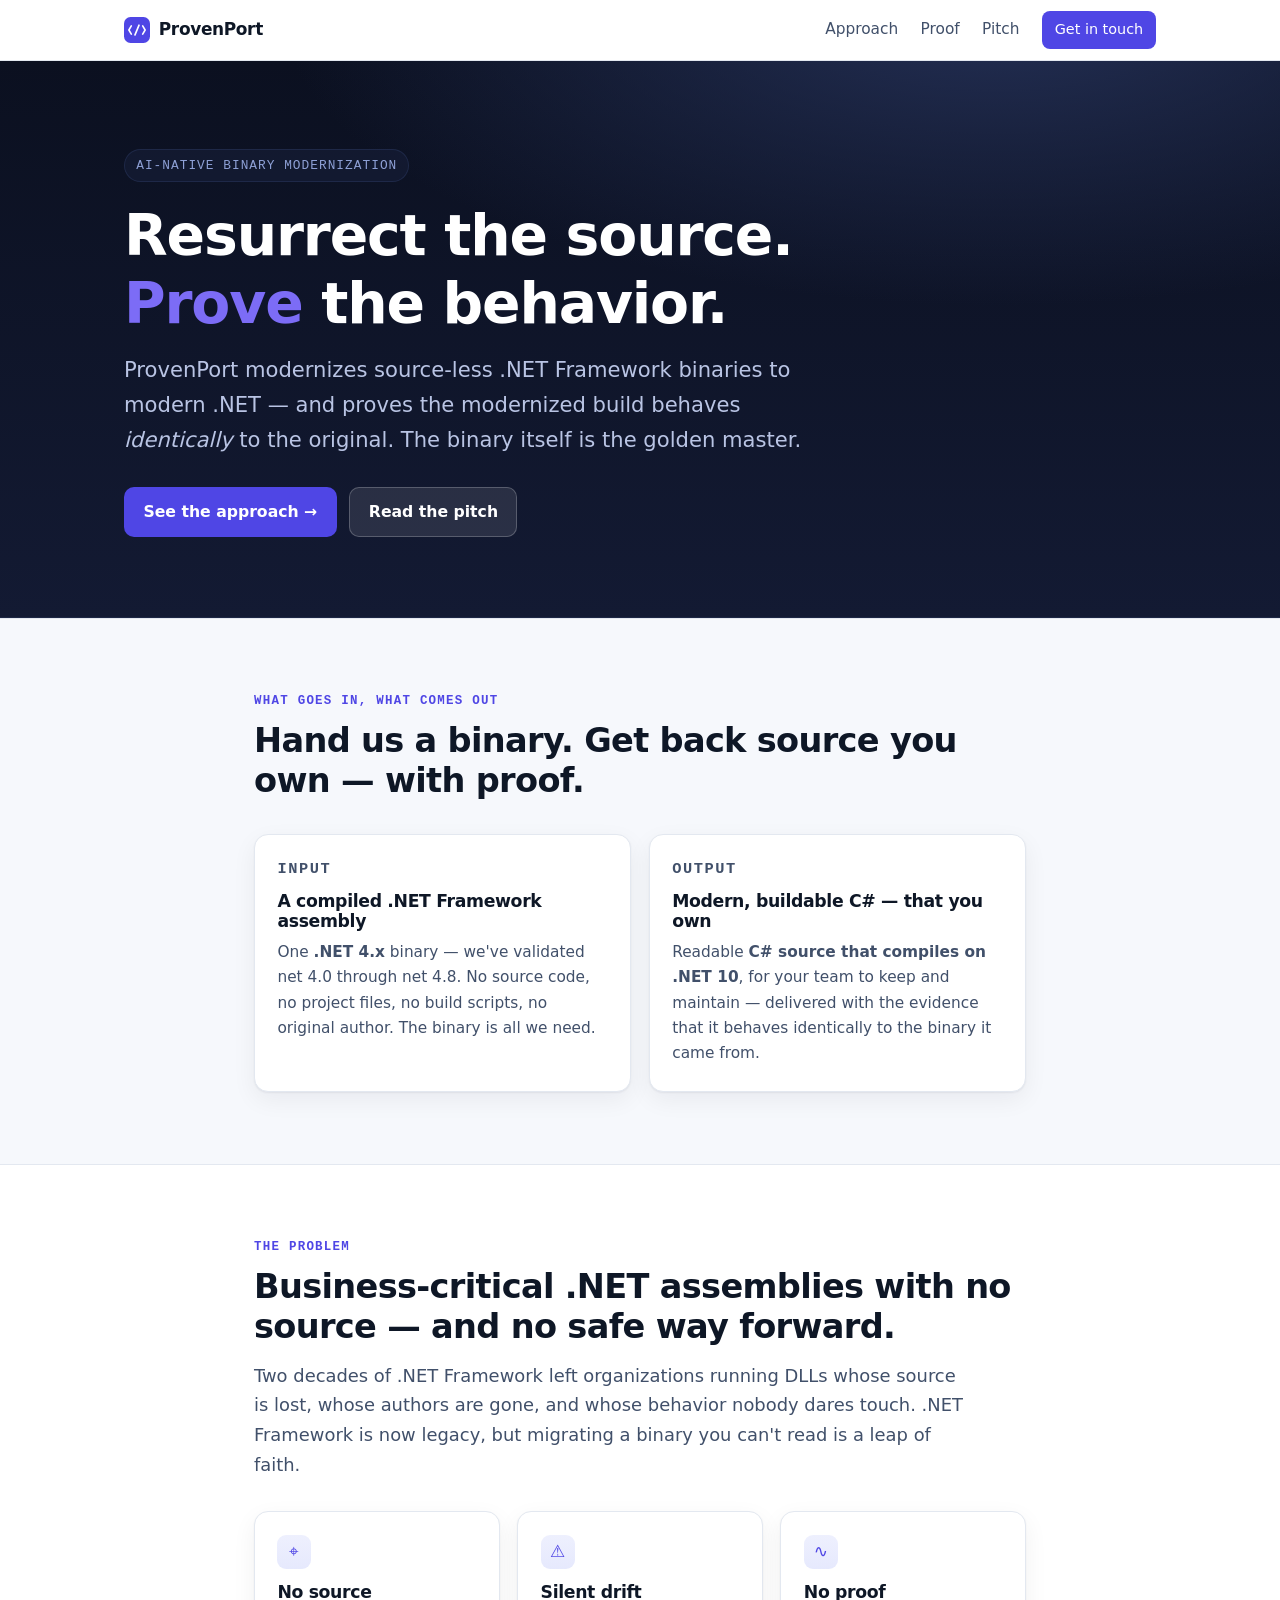
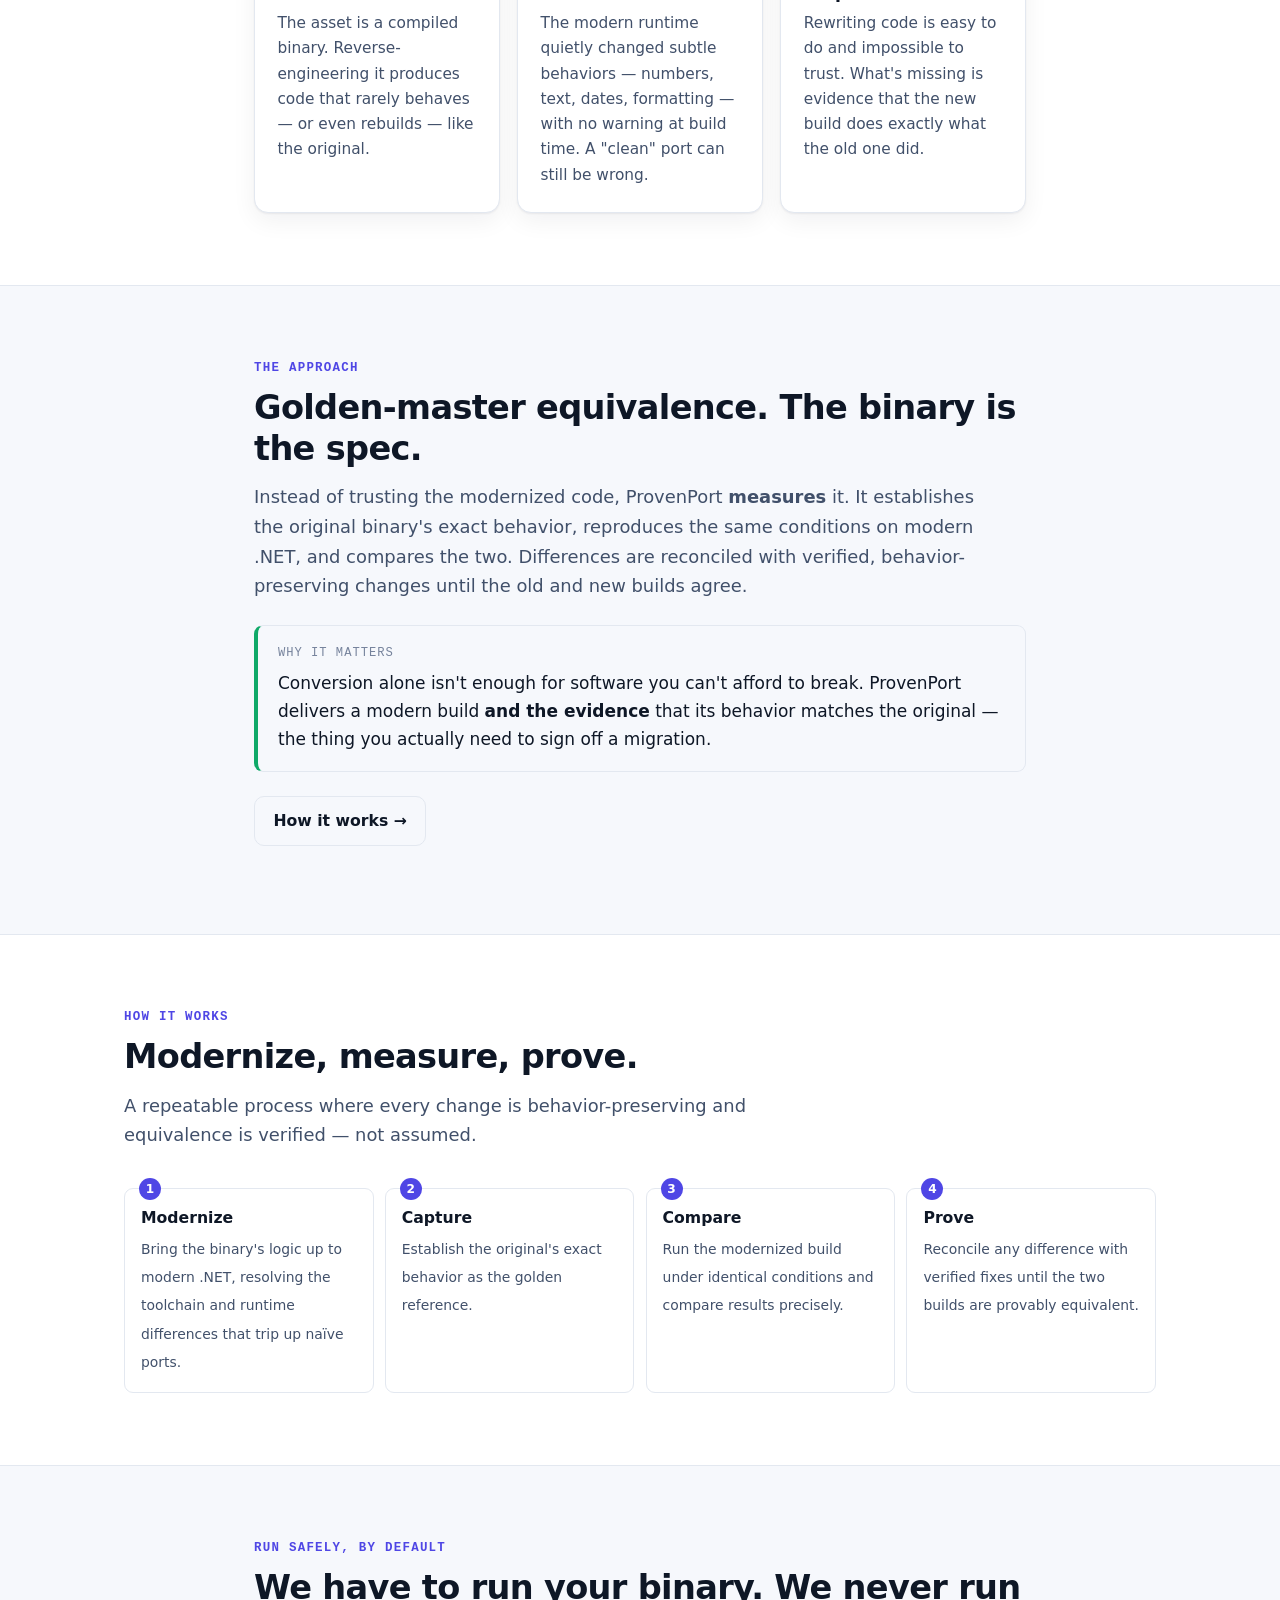
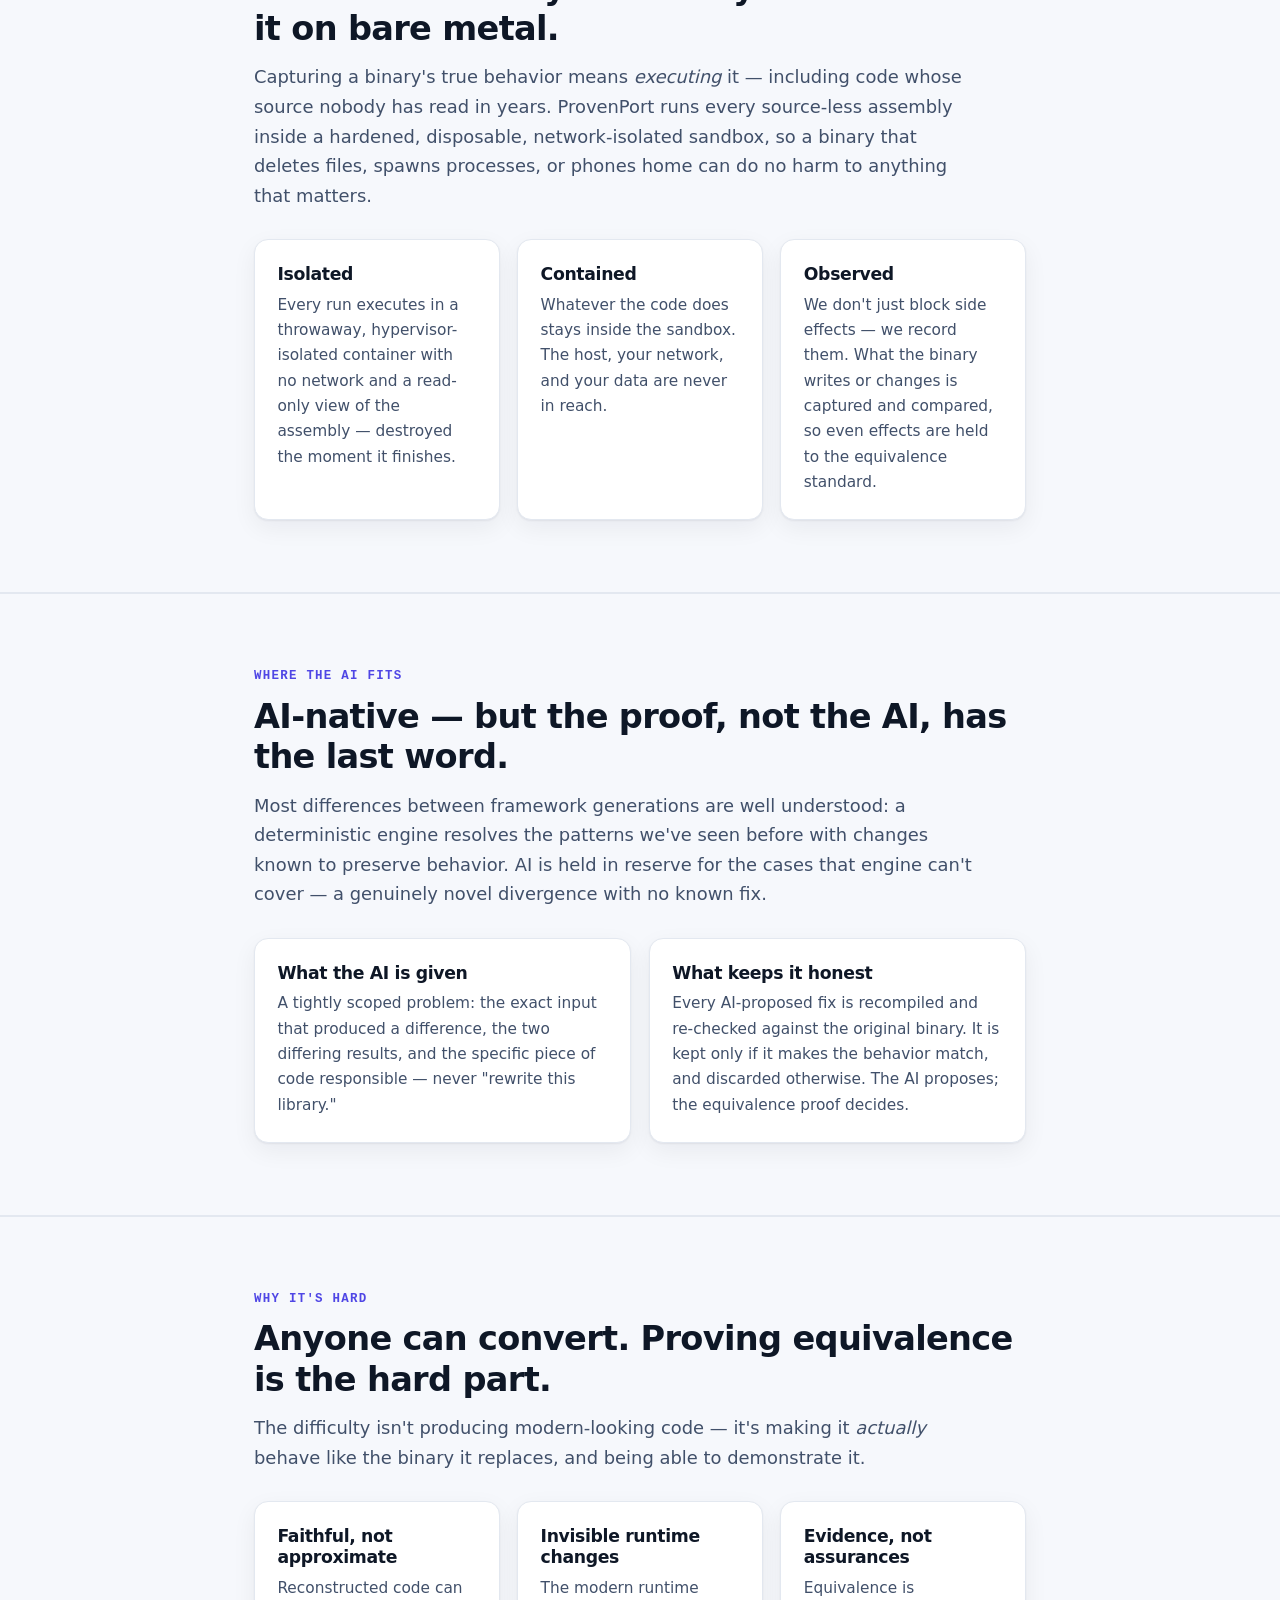
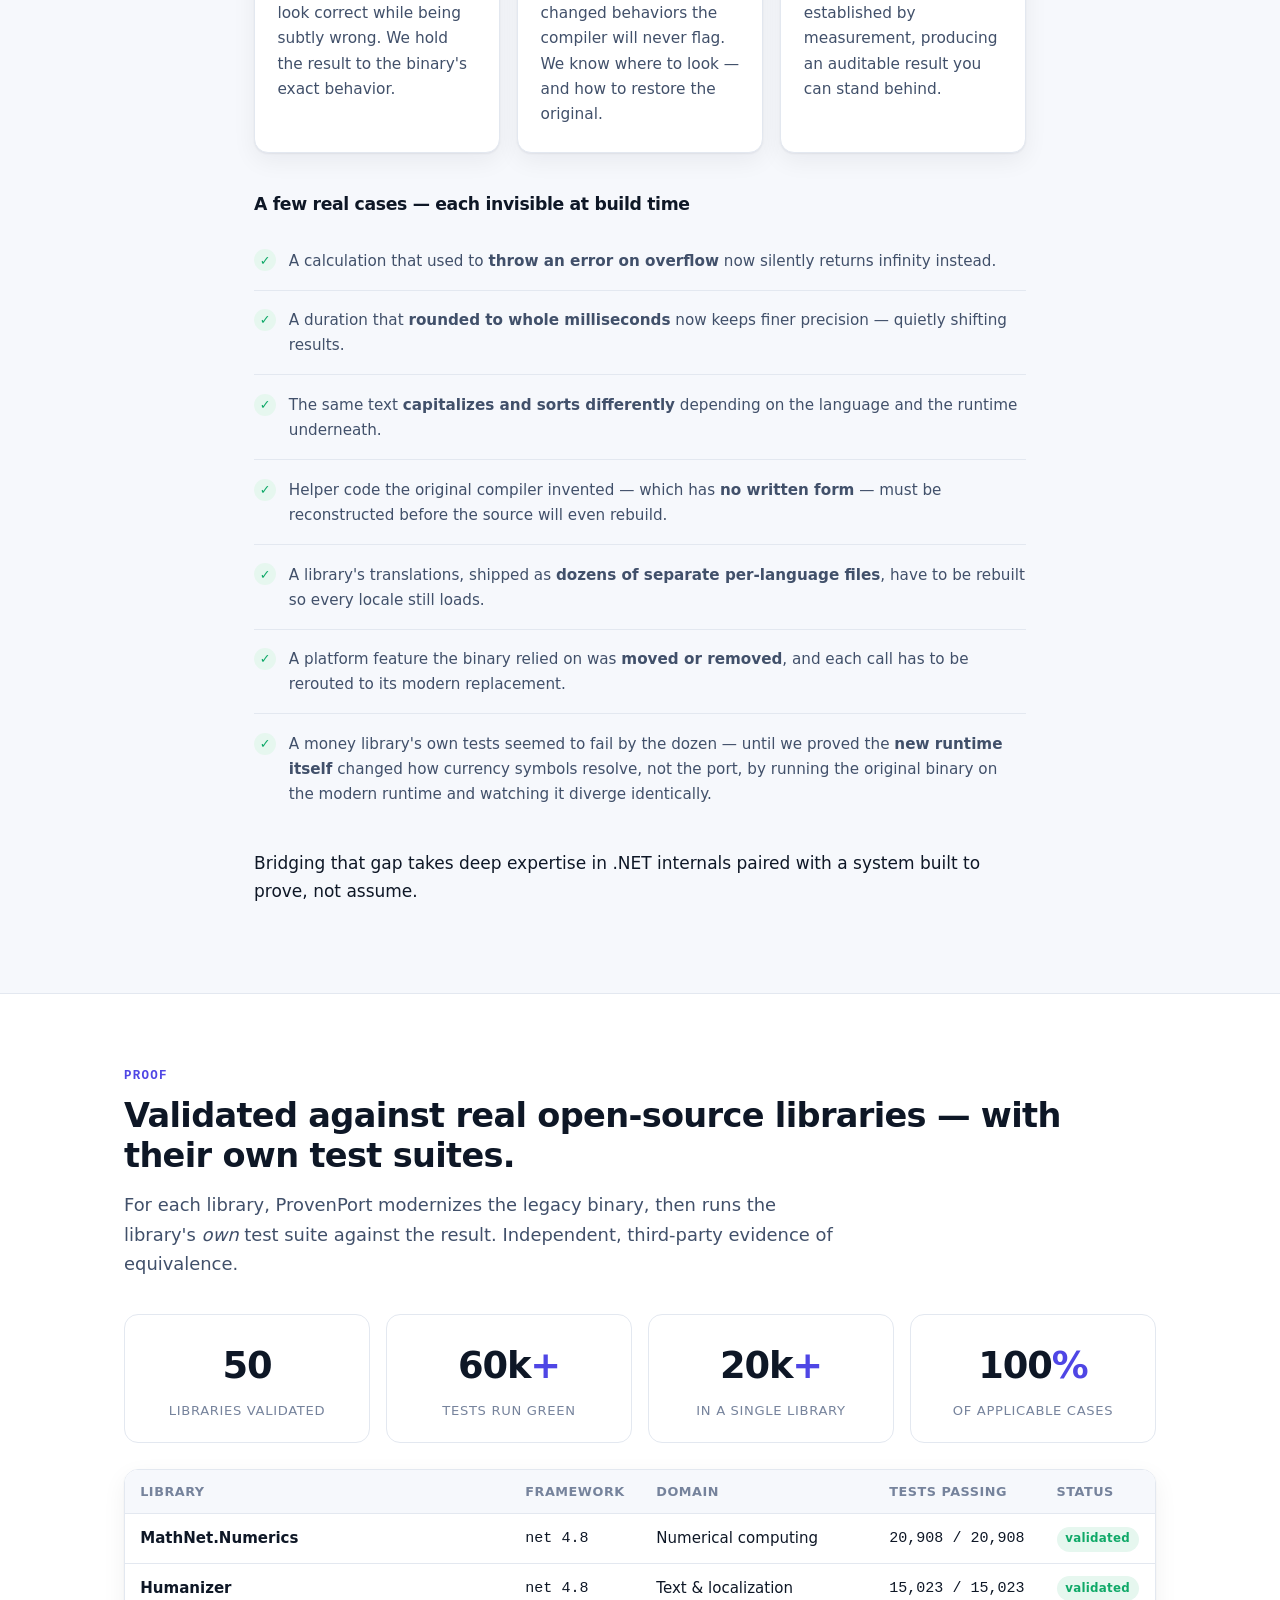
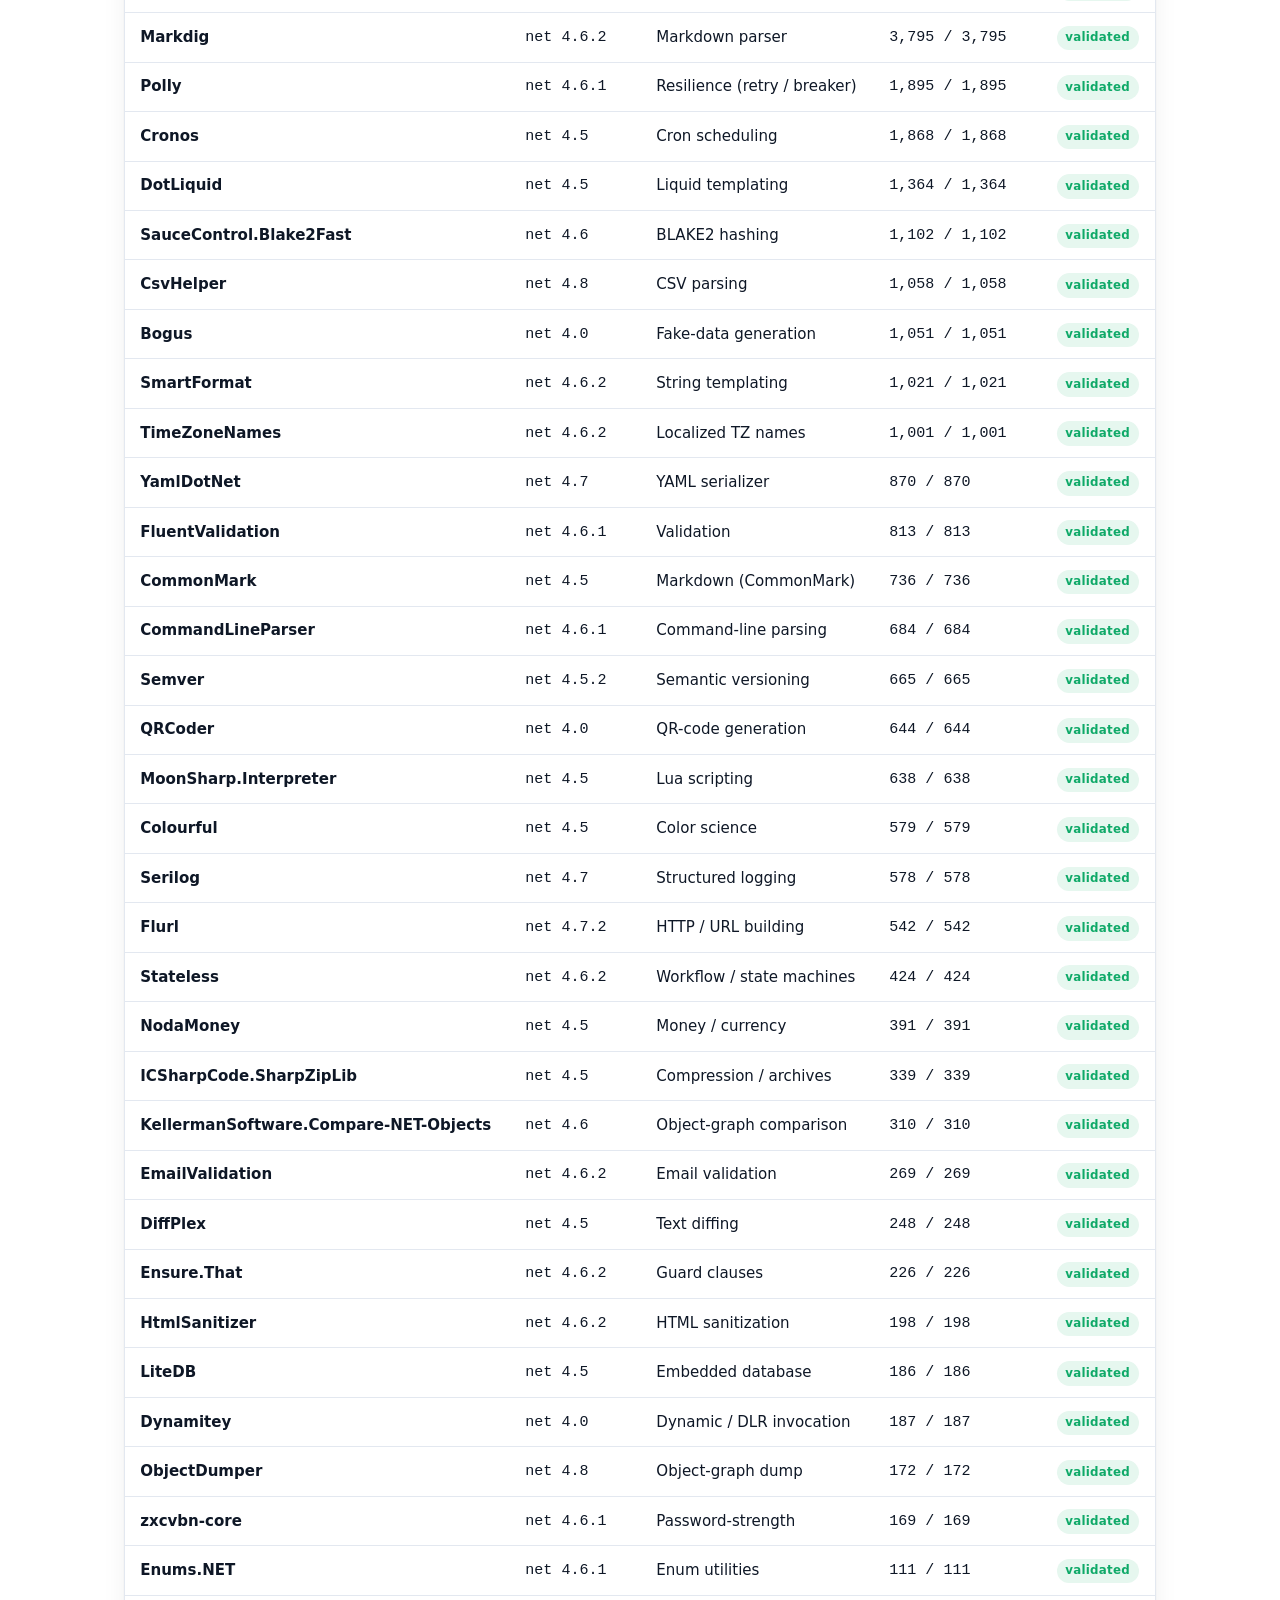
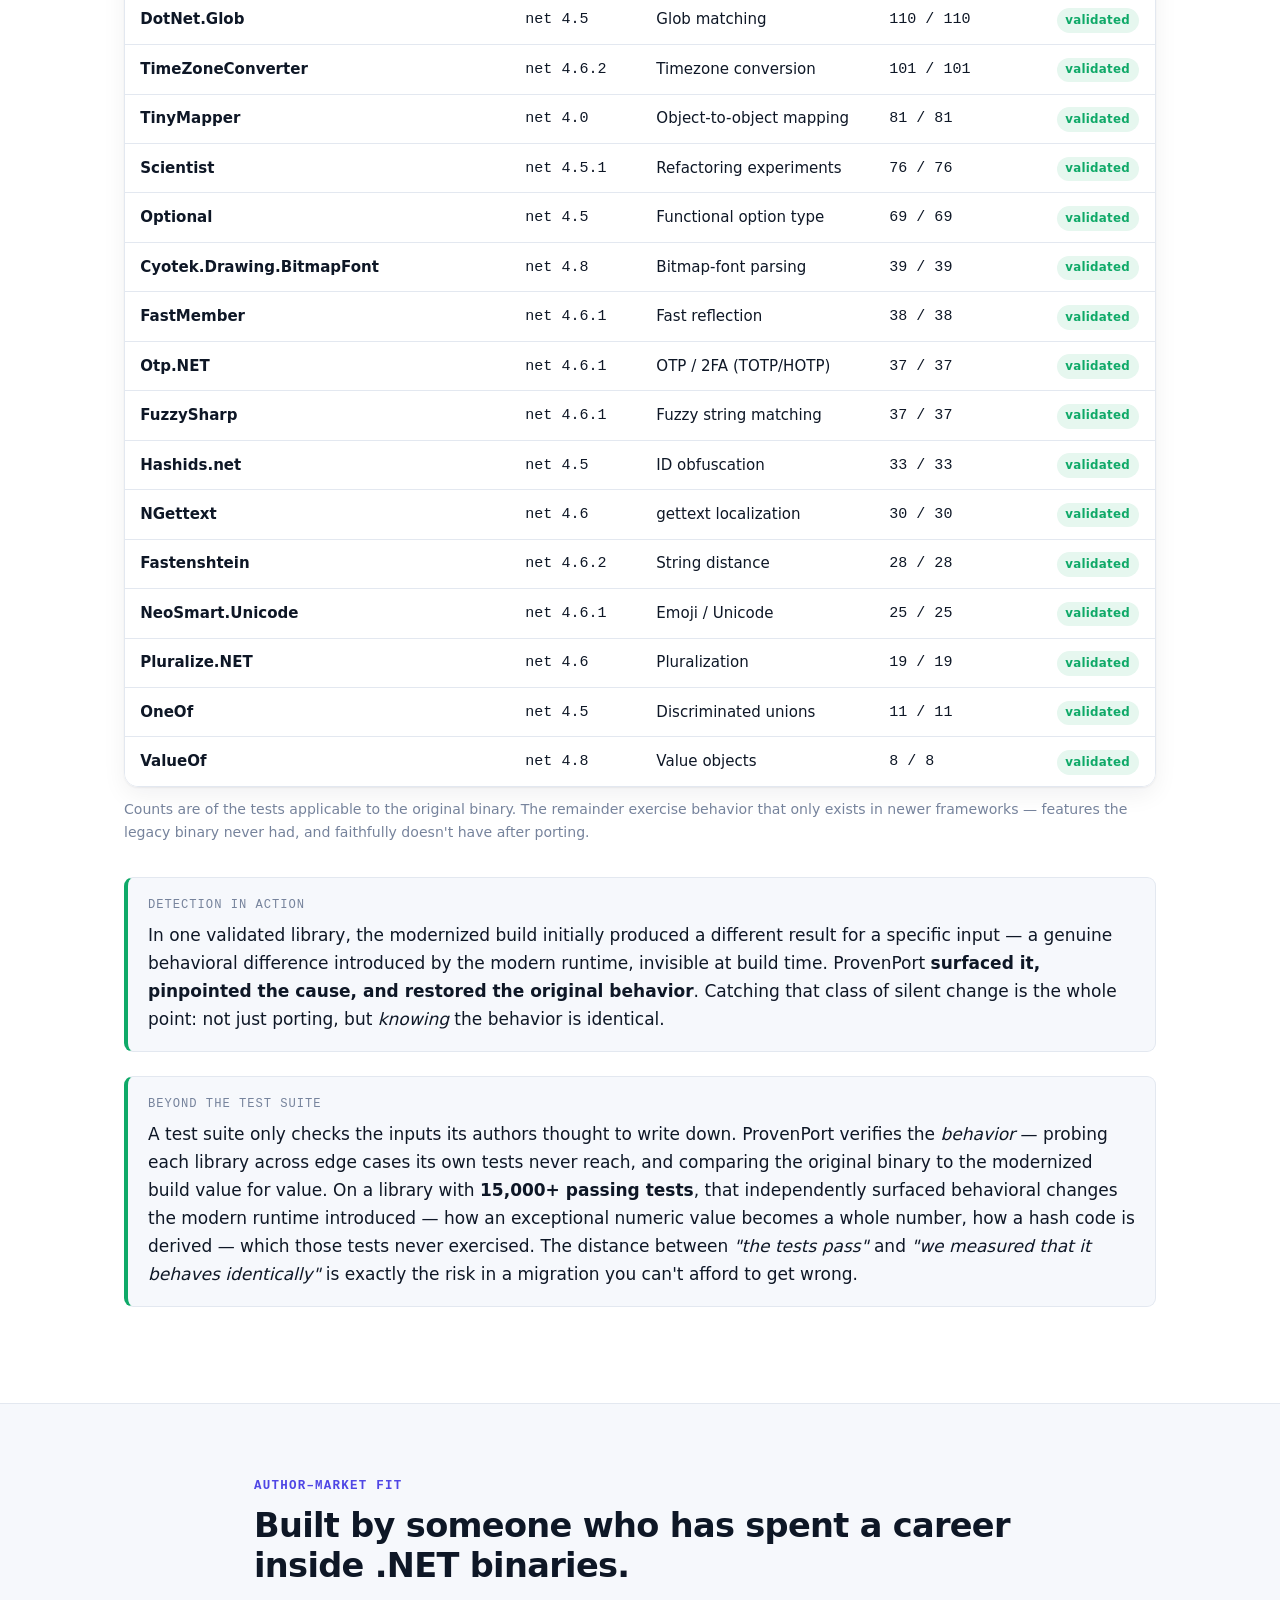
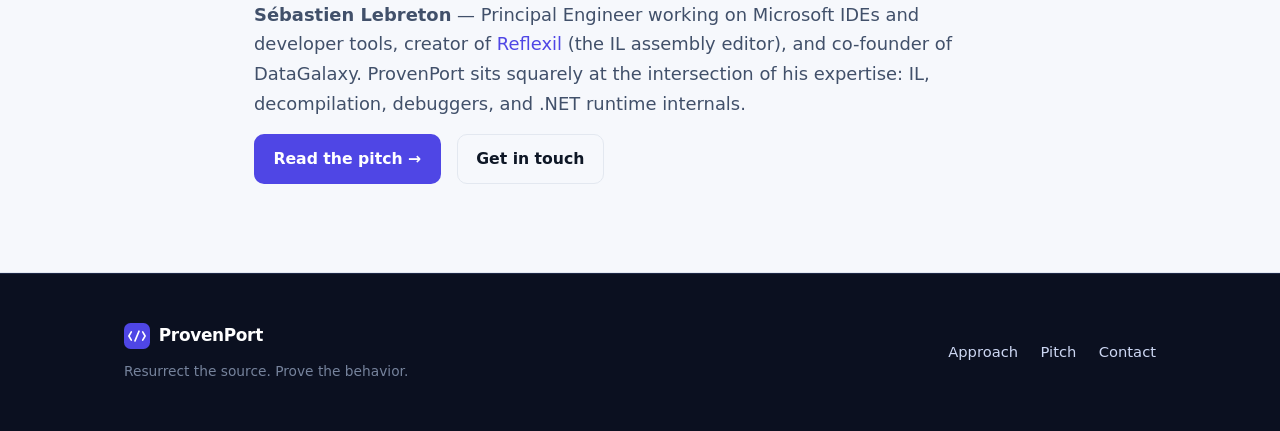
<file: index.html>
<!DOCTYPE html>
<html lang="en">
<head>
<meta charset="utf-8">
<meta name="viewport" content="width=device-width, initial-scale=1">
<script src="assets/analytics.js"></script>
<title>ProvenPort — modernize source-less .NET binaries, and prove the behavior</title>
<meta name="description" content="ProvenPort modernizes source-less .NET Framework binaries to modern .NET and proves the result behaves identically to the original — treating the binary as the golden master.">
<link rel="stylesheet" href="assets/style.css">
<link rel="icon" href="data:image/svg+xml,<svg xmlns='http://www.w3.org/2000/svg' viewBox='0 0 32 32'><rect width='32' height='32' rx='8' fill='%234f46e5'/><path d='M9 11l-3 5 3 5M23 11l3 5-3 5M13.5 22l5-12' stroke='white' stroke-width='2' fill='none' stroke-linecap='round' stroke-linejoin='round'/></svg>">
</head>
<body>

<nav class="nav"><div class="wrap nav-in">
  <a class="brand" href="index.html">
    <svg class="mark" viewBox="0 0 32 32" aria-hidden="true"><rect width="32" height="32" rx="8" fill="#4f46e5"/><path d="M9 11l-3 5 3 5M23 11l3 5-3 5M13.5 22l5-12" stroke="white" stroke-width="2" fill="none" stroke-linecap="round" stroke-linejoin="round"/></svg>
    ProvenPort
  </a>
  <div class="nav-links">
    <a href="approach.html" class="hide-sm">Approach</a>
    <a href="index.html#proof">Proof</a>
    <a href="pitch.html">Pitch</a>
    <a class="btn-sm" href="mailto:hello@provenport.ai">Get in touch</a>
  </div>
</div></nav>

<header class="hero"><div class="wrap">
  <span class="eyebrow">AI-native binary modernization</span>
  <h1>Resurrect the source.<br><span class="tag">Prove</span> the behavior.</h1>
  <p class="lede">ProvenPort modernizes source-less .NET Framework binaries to modern .NET — and proves the modernized build behaves <em>identically</em> to the original. The binary itself is the golden master.</p>
  <div class="cta">
    <a class="btn" href="approach.html">See the approach →</a>
    <a class="btn btn-ghost" href="pitch.html">Read the pitch</a>
  </div>
</div></header>

<!-- INPUT / OUTPUT -->
<section class="tint" id="io"><div class="wrap narrow">
  <p class="kicker">What goes in, what comes out</p>
  <h2>Hand us a binary. Get back source you own — with proof.</h2>
  <div class="grid cols-2" style="margin-top:2rem">
    <div class="card">
      <p class="kicker" style="margin:0 0 .5rem">Input</p>
      <h3>A compiled .NET Framework assembly</h3>
      <p>One <strong>.NET 4.x</strong> binary — we've validated net&nbsp;4.0 through net&nbsp;4.8. No source code, no project files, no build scripts, no original author. The binary is all we need.</p>
    </div>
    <div class="card">
      <p class="kicker" style="margin:0 0 .5rem">Output</p>
      <h3>Modern, buildable C# — that you own</h3>
      <p>Readable <strong>C# source that compiles on .NET&nbsp;10</strong>, for your team to keep and maintain — delivered with the evidence that it behaves identically to the binary it came from.</p>
    </div>
  </div>
</div></section>

<!-- PROBLEM -->
<section id="problem"><div class="wrap narrow">
  <p class="kicker">The problem</p>
  <h2>Business-critical .NET assemblies with no source — and no safe way forward.</h2>
  <p class="section-lede">Two decades of .NET Framework left organizations running DLLs whose source is lost, whose authors are gone, and whose behavior nobody dares touch. .NET Framework is now legacy, but migrating a binary you can't read is a leap of faith.</p>
  <div class="grid cols-3" style="margin-top:2rem">
    <div class="card"><div class="ic">⌖</div><h3>No source</h3><p>The asset is a compiled binary. Reverse-engineering it produces code that rarely behaves — or even rebuilds — like the original.</p></div>
    <div class="card"><div class="ic">⚠</div><h3>Silent drift</h3><p>The modern runtime quietly changed subtle behaviors — numbers, text, dates, formatting — with no warning at build time. A "clean" port can still be wrong.</p></div>
    <div class="card"><div class="ic">∿</div><h3>No proof</h3><p>Rewriting code is easy to do and impossible to trust. What's missing is evidence that the new build does exactly what the old one did.</p></div>
  </div>
</div></section>

<!-- APPROACH -->
<section class="tint" id="approach"><div class="wrap narrow">
  <p class="kicker">The approach</p>
  <h2>Golden-master equivalence. The binary is the spec.</h2>
  <p class="section-lede">Instead of trusting the modernized code, ProvenPort <strong>measures</strong> it. It establishes the original binary's exact behavior, reproduces the same conditions on modern .NET, and compares the two. Differences are reconciled with verified, behavior-preserving changes until the old and new builds agree.</p>
  <div class="callout proven">
    <div class="lbl">Why it matters</div>
    <p class="mb0">Conversion alone isn't enough for software you can't afford to break. ProvenPort delivers a modern build <strong>and the evidence</strong> that its behavior matches the original — the thing you actually need to sign off a migration.</p>
  </div>
  <p style="margin-top:1.4rem"><a class="btn secondary" href="approach.html">How it works →</a></p>
</div></section>

<!-- HOW IT WORKS (conceptual) -->
<section id="how"><div class="wrap">
  <p class="kicker">How it works</p>
  <h2>Modernize, measure, prove.</h2>
  <p class="section-lede">A repeatable process where every change is behavior-preserving and equivalence is verified — not assumed.</p>
  <div class="pipe" style="margin-top:2.4rem">
    <div class="step"><b>Modernize</b><span>Bring the binary's logic up to modern .NET, resolving the toolchain and runtime differences that trip up naïve ports.</span></div>
    <div class="step"><b>Capture</b><span>Establish the original's exact behavior as the golden reference.</span></div>
    <div class="step"><b>Compare</b><span>Run the modernized build under identical conditions and compare results precisely.</span></div>
    <div class="step"><b>Prove</b><span>Reconcile any difference with verified fixes until the two builds are provably equivalent.</span></div>
  </div>
</div></section>

<!-- SAFE EXECUTION -->
<section class="tint" id="safe"><div class="wrap narrow">
  <p class="kicker">Run safely, by default</p>
  <h2>We have to run your binary. We never run it on bare metal.</h2>
  <p class="section-lede">Capturing a binary's true behavior means <em>executing</em> it — including code whose source nobody has read in years. ProvenPort runs every source-less assembly inside a hardened, disposable, network-isolated sandbox, so a binary that deletes files, spawns processes, or phones home can do no harm to anything that matters.</p>
  <div class="grid cols-3" style="margin-top:1.8rem">
    <div class="card"><h3>Isolated</h3><p>Every run executes in a throwaway, hypervisor-isolated container with no network and a read-only view of the assembly — destroyed the moment it finishes.</p></div>
    <div class="card"><h3>Contained</h3><p>Whatever the code does stays inside the sandbox. The host, your network, and your data are never in reach.</p></div>
    <div class="card"><h3>Observed</h3><p>We don't just block side effects — we record them. What the binary writes or changes is captured and compared, so even effects are held to the equivalence standard.</p></div>
  </div>
</div></section>

<!-- WHERE AI FITS -->
<section class="tint" id="ai"><div class="wrap narrow">
  <p class="kicker">Where the AI fits</p>
  <h2>AI-native — but the proof, not the AI, has the last word.</h2>
  <p class="section-lede">Most differences between framework generations are well understood: a deterministic engine resolves the patterns we've seen before with changes known to preserve behavior. AI is held in reserve for the cases that engine can't cover — a genuinely novel divergence with no known fix.</p>
  <div class="grid cols-2" style="margin-top:1.8rem">
    <div class="card"><h3>What the AI is given</h3><p>A tightly scoped problem: the exact input that produced a difference, the two differing results, and the specific piece of code responsible — never "rewrite this library."</p></div>
    <div class="card"><h3>What keeps it honest</h3><p>Every AI-proposed fix is recompiled and re-checked against the original binary. It is kept only if it makes the behavior match, and discarded otherwise. The AI proposes; the equivalence proof decides.</p></div>
  </div>
</div></section>

<!-- WHY HARD -->
<section class="tint" id="edge"><div class="wrap narrow">
  <p class="kicker">Why it's hard</p>
  <h2>Anyone can convert. Proving equivalence is the hard part.</h2>
  <p class="section-lede">The difficulty isn't producing modern-looking code — it's making it <em>actually</em> behave like the binary it replaces, and being able to demonstrate it.</p>
  <div class="grid cols-3" style="margin-top:1.8rem">
    <div class="card"><h3>Faithful, not approximate</h3><p>Reconstructed code can look correct while being subtly wrong. We hold the result to the binary's exact behavior.</p></div>
    <div class="card"><h3>Invisible runtime changes</h3><p>The modern runtime changed behaviors the compiler will never flag. We know where to look — and how to restore the original.</p></div>
    <div class="card"><h3>Evidence, not assurances</h3><p>Equivalence is established by measurement, producing an auditable result you can stand behind.</p></div>
  </div>

  <h3 style="margin-top:2.6rem;font-size:1.08rem">A few real cases — each invisible at build time</h3>
  <div style="margin-top:1rem">
    <div class="feat"><div class="tick">✓</div><div><p>A calculation that used to <strong>throw an error on overflow</strong> now silently returns infinity instead.</p></div></div>
    <div class="feat"><div class="tick">✓</div><div><p>A duration that <strong>rounded to whole milliseconds</strong> now keeps finer precision — quietly shifting results.</p></div></div>
    <div class="feat"><div class="tick">✓</div><div><p>The same text <strong>capitalizes and sorts differently</strong> depending on the language and the runtime underneath.</p></div></div>
    <div class="feat"><div class="tick">✓</div><div><p>Helper code the original compiler invented — which has <strong>no written form</strong> — must be reconstructed before the source will even rebuild.</p></div></div>
    <div class="feat"><div class="tick">✓</div><div><p>A library's translations, shipped as <strong>dozens of separate per-language files</strong>, have to be rebuilt so every locale still loads.</p></div></div>
    <div class="feat"><div class="tick">✓</div><div><p>A platform feature the binary relied on was <strong>moved or removed</strong>, and each call has to be rerouted to its modern replacement.</p></div></div>
    <div class="feat"><div class="tick">✓</div><div><p>A money library's own tests seemed to fail by the dozen — until we proved the <strong>new runtime itself</strong> changed how currency symbols resolve, not the port, by running the original binary on the modern runtime and watching it diverge identically.</p></div></div>
  </div>

  <p style="margin-top:1.6rem">Bridging that gap takes deep expertise in .NET internals paired with a system built to prove, not assume.</p>
</div></section>

<!-- PROOF -->
<section id="proof"><div class="wrap">
  <p class="kicker">Proof</p>
  <h2>Validated against real open-source libraries — with their own test suites.</h2>
  <p class="section-lede">For each library, ProvenPort modernizes the legacy binary, then runs the library's <em>own</em> test suite against the result. Independent, third-party evidence of equivalence.</p>

  <div class="stats" style="margin:2.2rem 0 1.6rem">
    <div class="stat"><div class="n">50</div><div class="l">libraries validated</div></div>
    <div class="stat"><div class="n">60k<span class="u">+</span></div><div class="l">tests run green</div></div>
    <div class="stat"><div class="n">20k<span class="u">+</span></div><div class="l">in a single library</div></div>
    <div class="stat"><div class="n">100<span class="u">%</span></div><div class="l">of applicable cases</div></div>
  </div>

  <div class="table-wrap">
    <table>
      <thead><tr><th>Library</th><th>Framework</th><th>Domain</th><th>Tests passing</th><th>Status</th></tr></thead>
      <tbody>
        <tr><td><b>MathNet.Numerics</b></td><td class="num">net 4.8</td><td>Numerical computing</td><td class="num">20,908 / 20,908</td><td><span class="badge ok">validated</span></td></tr>
        <tr><td><b>Humanizer</b></td><td class="num">net 4.8</td><td>Text &amp; localization</td><td class="num">15,023 / 15,023</td><td><span class="badge ok">validated</span></td></tr>
        <tr><td><b>Markdig</b></td><td class="num">net 4.6.2</td><td>Markdown parser</td><td class="num">3,795 / 3,795</td><td><span class="badge ok">validated</span></td></tr>
        <tr><td><b>Polly</b></td><td class="num">net 4.6.1</td><td>Resilience (retry / breaker)</td><td class="num">1,895 / 1,895</td><td><span class="badge ok">validated</span></td></tr>
        <tr><td><b>Cronos</b></td><td class="num">net 4.5</td><td>Cron scheduling</td><td class="num">1,868 / 1,868</td><td><span class="badge ok">validated</span></td></tr>
        <tr><td><b>DotLiquid</b></td><td class="num">net 4.5</td><td>Liquid templating</td><td class="num">1,364 / 1,364</td><td><span class="badge ok">validated</span></td></tr>
        <tr><td><b>SauceControl.Blake2Fast</b></td><td class="num">net 4.6</td><td>BLAKE2 hashing</td><td class="num">1,102 / 1,102</td><td><span class="badge ok">validated</span></td></tr>
        <tr><td><b>CsvHelper</b></td><td class="num">net 4.8</td><td>CSV parsing</td><td class="num">1,058 / 1,058</td><td><span class="badge ok">validated</span></td></tr>
        <tr><td><b>Bogus</b></td><td class="num">net 4.0</td><td>Fake-data generation</td><td class="num">1,051 / 1,051</td><td><span class="badge ok">validated</span></td></tr>
        <tr><td><b>SmartFormat</b></td><td class="num">net 4.6.2</td><td>String templating</td><td class="num">1,021 / 1,021</td><td><span class="badge ok">validated</span></td></tr>
        <tr><td><b>TimeZoneNames</b></td><td class="num">net 4.6.2</td><td>Localized TZ names</td><td class="num">1,001 / 1,001</td><td><span class="badge ok">validated</span></td></tr>
        <tr><td><b>YamlDotNet</b></td><td class="num">net 4.7</td><td>YAML serializer</td><td class="num">870 / 870</td><td><span class="badge ok">validated</span></td></tr>
        <tr><td><b>FluentValidation</b></td><td class="num">net 4.6.1</td><td>Validation</td><td class="num">813 / 813</td><td><span class="badge ok">validated</span></td></tr>
        <tr><td><b>CommonMark</b></td><td class="num">net 4.5</td><td>Markdown (CommonMark)</td><td class="num">736 / 736</td><td><span class="badge ok">validated</span></td></tr>
        <tr><td><b>CommandLineParser</b></td><td class="num">net 4.6.1</td><td>Command-line parsing</td><td class="num">684 / 684</td><td><span class="badge ok">validated</span></td></tr>
        <tr><td><b>Semver</b></td><td class="num">net 4.5.2</td><td>Semantic versioning</td><td class="num">665 / 665</td><td><span class="badge ok">validated</span></td></tr>
        <tr><td><b>QRCoder</b></td><td class="num">net 4.0</td><td>QR-code generation</td><td class="num">644 / 644</td><td><span class="badge ok">validated</span></td></tr>
        <tr><td><b>MoonSharp.Interpreter</b></td><td class="num">net 4.5</td><td>Lua scripting</td><td class="num">638 / 638</td><td><span class="badge ok">validated</span></td></tr>
        <tr><td><b>Colourful</b></td><td class="num">net 4.5</td><td>Color science</td><td class="num">579 / 579</td><td><span class="badge ok">validated</span></td></tr>
        <tr><td><b>Serilog</b></td><td class="num">net 4.7</td><td>Structured logging</td><td class="num">578 / 578</td><td><span class="badge ok">validated</span></td></tr>
        <tr><td><b>Flurl</b></td><td class="num">net 4.7.2</td><td>HTTP / URL building</td><td class="num">542 / 542</td><td><span class="badge ok">validated</span></td></tr>
        <tr><td><b>Stateless</b></td><td class="num">net 4.6.2</td><td>Workflow / state machines</td><td class="num">424 / 424</td><td><span class="badge ok">validated</span></td></tr>
        <tr><td><b>NodaMoney</b></td><td class="num">net 4.5</td><td>Money / currency</td><td class="num">391 / 391</td><td><span class="badge ok">validated</span></td></tr>
        <tr><td><b>ICSharpCode.SharpZipLib</b></td><td class="num">net 4.5</td><td>Compression / archives</td><td class="num">339 / 339</td><td><span class="badge ok">validated</span></td></tr>
        <tr><td><b>KellermanSoftware.Compare-NET-Objects</b></td><td class="num">net 4.6</td><td>Object-graph comparison</td><td class="num">310 / 310</td><td><span class="badge ok">validated</span></td></tr>
        <tr><td><b>EmailValidation</b></td><td class="num">net 4.6.2</td><td>Email validation</td><td class="num">269 / 269</td><td><span class="badge ok">validated</span></td></tr>
        <tr><td><b>DiffPlex</b></td><td class="num">net 4.5</td><td>Text diffing</td><td class="num">248 / 248</td><td><span class="badge ok">validated</span></td></tr>
        <tr><td><b>Ensure.That</b></td><td class="num">net 4.6.2</td><td>Guard clauses</td><td class="num">226 / 226</td><td><span class="badge ok">validated</span></td></tr>
        <tr><td><b>HtmlSanitizer</b></td><td class="num">net 4.6.2</td><td>HTML sanitization</td><td class="num">198 / 198</td><td><span class="badge ok">validated</span></td></tr>
        <tr><td><b>LiteDB</b></td><td class="num">net 4.5</td><td>Embedded database</td><td class="num">186 / 186</td><td><span class="badge ok">validated</span></td></tr>
        <tr><td><b>Dynamitey</b></td><td class="num">net 4.0</td><td>Dynamic / DLR invocation</td><td class="num">187 / 187</td><td><span class="badge ok">validated</span></td></tr>
        <tr><td><b>ObjectDumper</b></td><td class="num">net 4.8</td><td>Object-graph dump</td><td class="num">172 / 172</td><td><span class="badge ok">validated</span></td></tr>
        <tr><td><b>zxcvbn-core</b></td><td class="num">net 4.6.1</td><td>Password-strength</td><td class="num">169 / 169</td><td><span class="badge ok">validated</span></td></tr>
        <tr><td><b>Enums.NET</b></td><td class="num">net 4.6.1</td><td>Enum utilities</td><td class="num">111 / 111</td><td><span class="badge ok">validated</span></td></tr>
        <tr><td><b>DotNet.Glob</b></td><td class="num">net 4.5</td><td>Glob matching</td><td class="num">110 / 110</td><td><span class="badge ok">validated</span></td></tr>
        <tr><td><b>TimeZoneConverter</b></td><td class="num">net 4.6.2</td><td>Timezone conversion</td><td class="num">101 / 101</td><td><span class="badge ok">validated</span></td></tr>
        <tr><td><b>TinyMapper</b></td><td class="num">net 4.0</td><td>Object-to-object mapping</td><td class="num">81 / 81</td><td><span class="badge ok">validated</span></td></tr>
        <tr><td><b>Scientist</b></td><td class="num">net 4.5.1</td><td>Refactoring experiments</td><td class="num">76 / 76</td><td><span class="badge ok">validated</span></td></tr>
        <tr><td><b>Optional</b></td><td class="num">net 4.5</td><td>Functional option type</td><td class="num">69 / 69</td><td><span class="badge ok">validated</span></td></tr>
        <tr><td><b>Cyotek.Drawing.BitmapFont</b></td><td class="num">net 4.8</td><td>Bitmap-font parsing</td><td class="num">39 / 39</td><td><span class="badge ok">validated</span></td></tr>
        <tr><td><b>FastMember</b></td><td class="num">net 4.6.1</td><td>Fast reflection</td><td class="num">38 / 38</td><td><span class="badge ok">validated</span></td></tr>
        <tr><td><b>Otp.NET</b></td><td class="num">net 4.6.1</td><td>OTP / 2FA (TOTP/HOTP)</td><td class="num">37 / 37</td><td><span class="badge ok">validated</span></td></tr>
        <tr><td><b>FuzzySharp</b></td><td class="num">net 4.6.1</td><td>Fuzzy string matching</td><td class="num">37 / 37</td><td><span class="badge ok">validated</span></td></tr>
        <tr><td><b>Hashids.net</b></td><td class="num">net 4.5</td><td>ID obfuscation</td><td class="num">33 / 33</td><td><span class="badge ok">validated</span></td></tr>
        <tr><td><b>NGettext</b></td><td class="num">net 4.6</td><td>gettext localization</td><td class="num">30 / 30</td><td><span class="badge ok">validated</span></td></tr>
        <tr><td><b>Fastenshtein</b></td><td class="num">net 4.6.2</td><td>String distance</td><td class="num">28 / 28</td><td><span class="badge ok">validated</span></td></tr>
        <tr><td><b>NeoSmart.Unicode</b></td><td class="num">net 4.6.1</td><td>Emoji / Unicode</td><td class="num">25 / 25</td><td><span class="badge ok">validated</span></td></tr>
        <tr><td><b>Pluralize.NET</b></td><td class="num">net 4.6</td><td>Pluralization</td><td class="num">19 / 19</td><td><span class="badge ok">validated</span></td></tr>
        <tr><td><b>OneOf</b></td><td class="num">net 4.5</td><td>Discriminated unions</td><td class="num">11 / 11</td><td><span class="badge ok">validated</span></td></tr>
        <tr><td><b>ValueOf</b></td><td class="num">net 4.8</td><td>Value objects</td><td class="num">8 / 8</td><td><span class="badge ok">validated</span></td></tr>
      </tbody>
    </table>
  </div>
  <p class="muted" style="font-size:.88rem;margin-top:.7rem">Counts are of the tests applicable to the original binary. The remainder exercise behavior that only exists in newer frameworks — features the legacy binary never had, and faithfully doesn't have after porting.</p>

  <div class="callout proven" style="margin-top:2rem">
    <div class="lbl">Detection in action</div>
    <p class="mb0">In one validated library, the modernized build initially produced a different result for a specific input — a genuine behavioral difference introduced by the modern runtime, invisible at build time. ProvenPort <strong>surfaced it, pinpointed the cause, and restored the original behavior</strong>. Catching that class of silent change is the whole point: not just porting, but <em>knowing</em> the behavior is identical.</p>
  </div>

  <div class="callout proven" style="margin-top:1.4rem">
    <div class="lbl">Beyond the test suite</div>
    <p class="mb0">A test suite only checks the inputs its authors thought to write down. ProvenPort verifies the <em>behavior</em> — probing each library across edge cases its own tests never reach, and comparing the original binary to the modernized build value for value. On a library with <strong>15,000+ passing tests</strong>, that independently surfaced behavioral changes the modern runtime introduced — how an exceptional numeric value becomes a whole number, how a hash code is derived — which those tests never exercised. The distance between <em>"the tests pass"</em> and <em>"we measured that it behaves identically"</em> is exactly the risk in a migration you can't afford to get wrong.</p>
  </div>
</div></section>

<!-- AUTHOR -->
<section class="tint" id="author"><div class="wrap narrow">
  <p class="kicker">Author–market fit</p>
  <h2>Built by someone who has spent a career inside .NET binaries.</h2>
  <p class="section-lede"><strong>Sébastien Lebreton</strong> — Principal Engineer working on Microsoft IDEs and developer tools, creator of <a href="https://github.com/sailro/Reflexil">Reflexil</a> (the IL assembly editor), and co-founder of DataGalaxy. ProvenPort sits squarely at the intersection of his expertise: IL, decompilation, debuggers, and .NET runtime internals.</p>
  <p><a class="btn" href="pitch.html">Read the pitch →</a> &nbsp; <a class="btn secondary" href="mailto:hello@provenport.ai">Get in touch</a></p>
</div></section>

<footer><div class="wrap foot-in">
  <div>
    <a class="brand" href="index.html"><svg class="mark" viewBox="0 0 32 32" aria-hidden="true"><rect width="32" height="32" rx="8" fill="#4f46e5"/><path d="M9 11l-3 5 3 5M23 11l3 5-3 5M13.5 22l5-12" stroke="white" stroke-width="2" fill="none" stroke-linecap="round" stroke-linejoin="round"/></svg>ProvenPort</a>
    <p class="muted" style="margin:.6rem 0 0;font-size:.86rem">Resurrect the source. Prove the behavior.</p>
  </div>
  <div style="display:flex;gap:1.4rem">
    <a href="approach.html">Approach</a>
    <a href="pitch.html">Pitch</a>
    <a href="mailto:hello@provenport.ai">Contact</a>
  </div>
</div></footer>

</body>
</html>
</file>
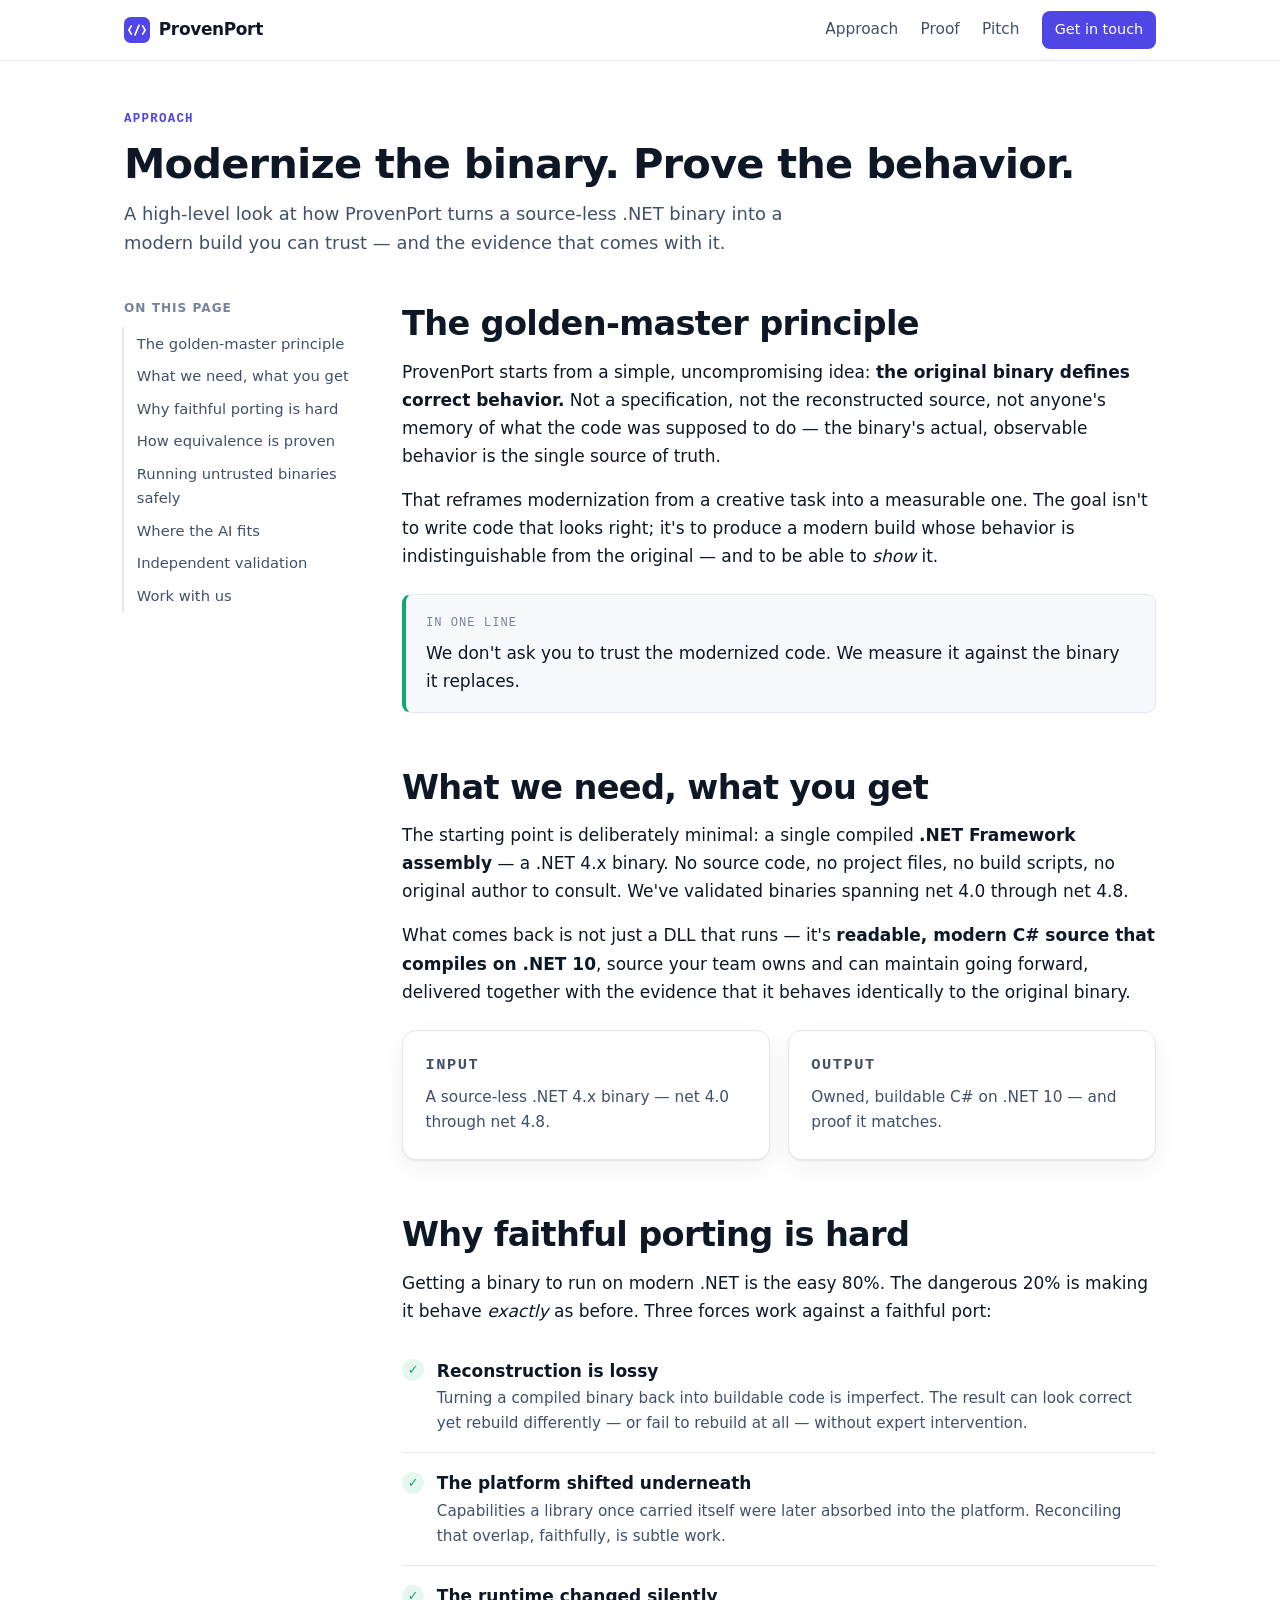
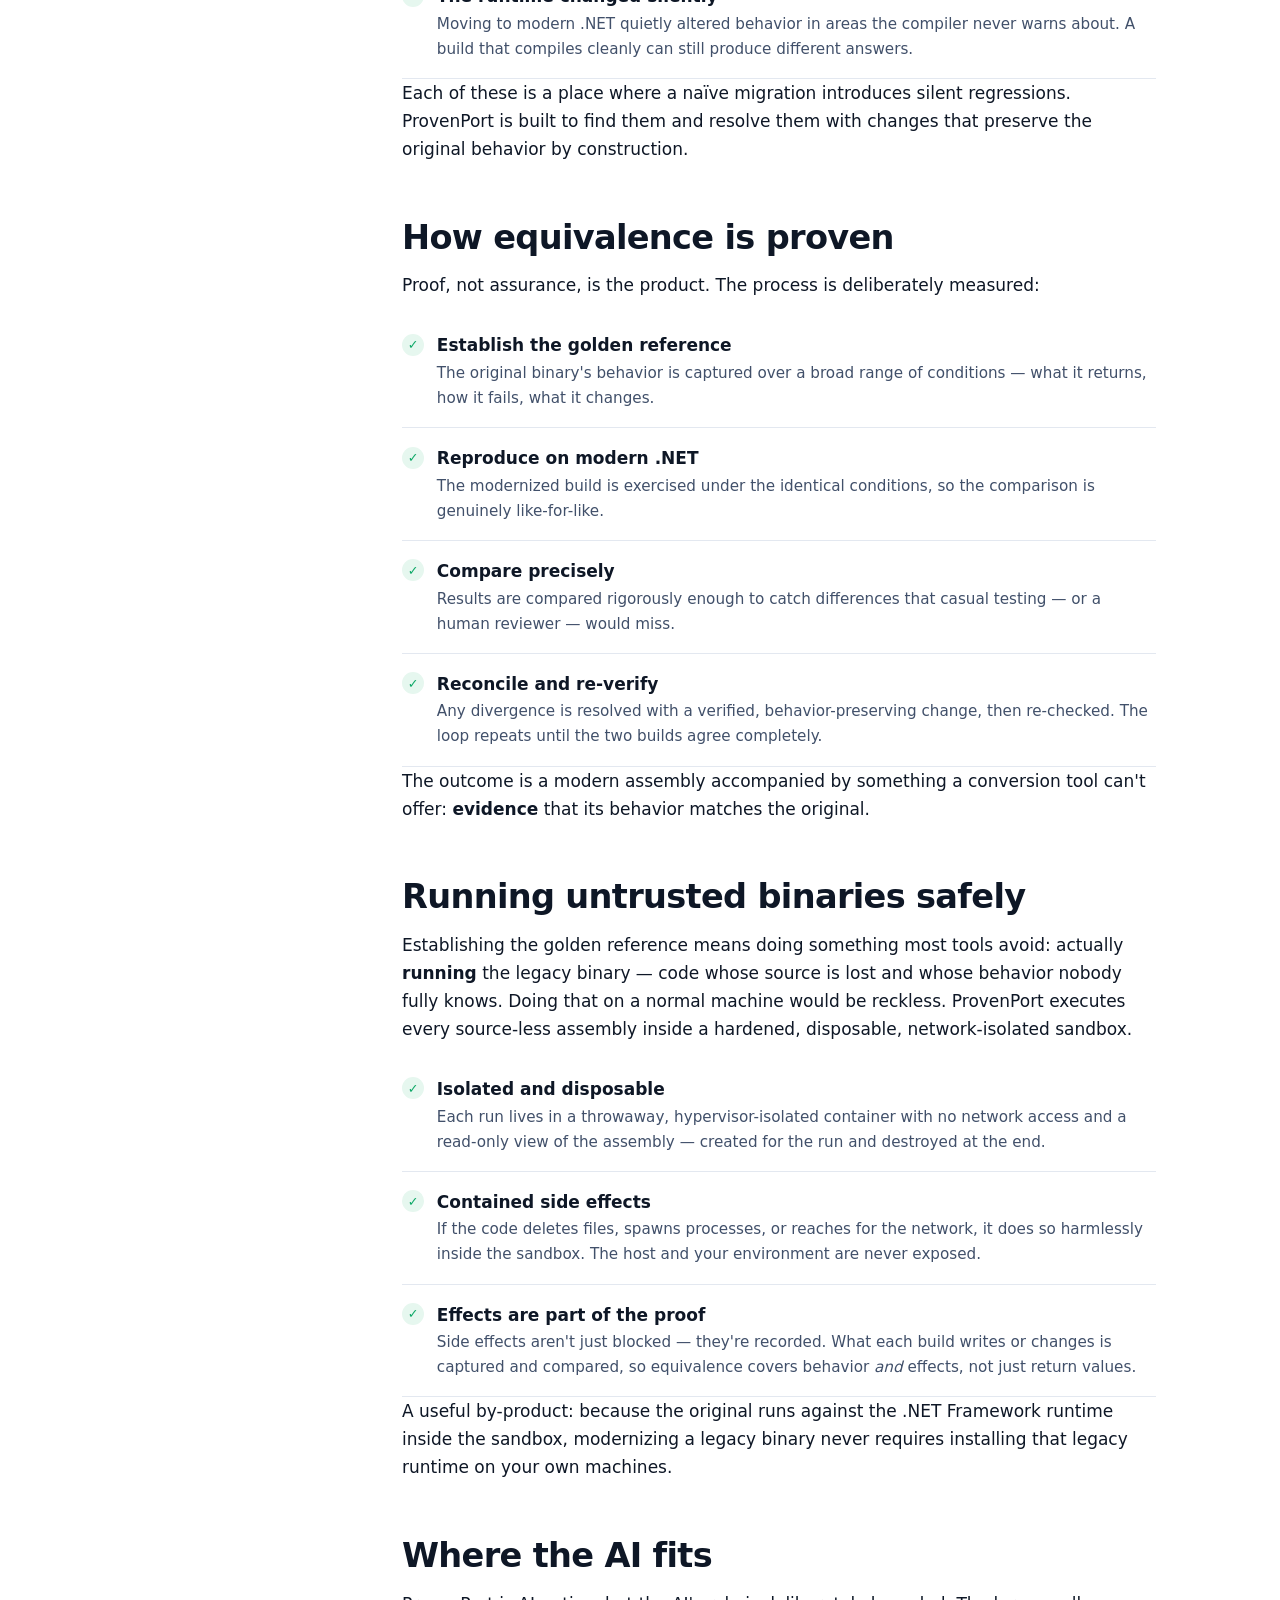
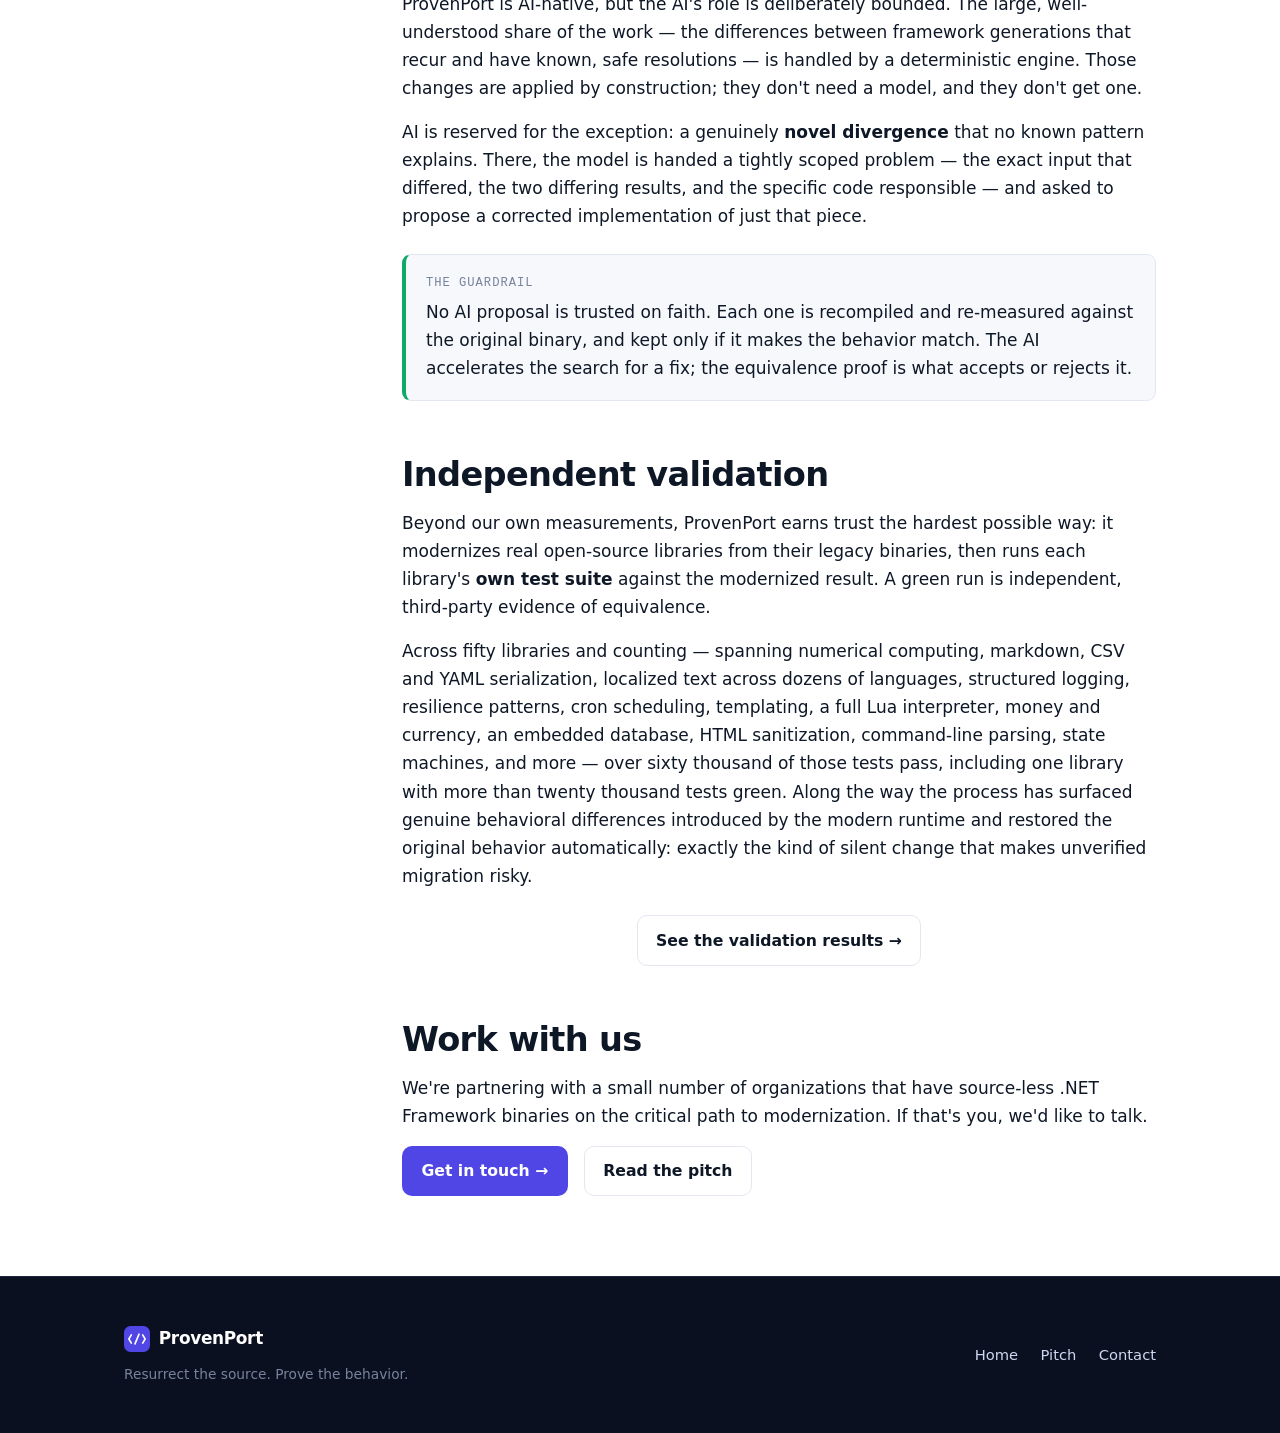
<file: approach.html>
<!DOCTYPE html>
<html lang="en">
<head>
<meta charset="utf-8">
<meta name="viewport" content="width=device-width, initial-scale=1">
<script src="assets/analytics.js"></script>
<title>Approach — ProvenPort</title>
<meta name="description" content="How ProvenPort modernizes source-less .NET binaries and proves the result behaves identically to the original — the golden-master principle, why faithful porting is hard, and how equivalence is proven.">
<link rel="stylesheet" href="assets/style.css">
<link rel="icon" href="data:image/svg+xml,<svg xmlns='http://www.w3.org/2000/svg' viewBox='0 0 32 32'><rect width='32' height='32' rx='8' fill='%234f46e5'/><path d='M9 11l-3 5 3 5M23 11l3 5-3 5M13.5 22l5-12' stroke='white' stroke-width='2' fill='none' stroke-linecap='round' stroke-linejoin='round'/></svg>">
</head>
<body>

<nav class="nav"><div class="wrap nav-in">
  <a class="brand" href="index.html">
    <svg class="mark" viewBox="0 0 32 32" aria-hidden="true"><rect width="32" height="32" rx="8" fill="#4f46e5"/><path d="M9 11l-3 5 3 5M23 11l3 5-3 5M13.5 22l5-12" stroke="white" stroke-width="2" fill="none" stroke-linecap="round" stroke-linejoin="round"/></svg>
    ProvenPort
  </a>
  <div class="nav-links">
    <a href="approach.html" class="hide-sm">Approach</a>
    <a href="index.html#proof" class="hide-sm">Proof</a>
    <a href="pitch.html">Pitch</a>
    <a class="btn-sm" href="mailto:hello@provenport.ai">Get in touch</a>
  </div>
</div></nav>

<div class="wrap" style="padding-top:3rem;padding-bottom:4rem">
  <p class="kicker">Approach</p>
  <h1 style="font-size:clamp(1.9rem,4.5vw,2.6rem);margin:.2rem 0 .6rem">Modernize the binary. Prove the&nbsp;behavior.</h1>
  <p class="section-lede">A high-level look at how ProvenPort turns a source-less .NET binary into a modern build you can trust — and the evidence that comes with it.</p>

  <div class="doc" style="margin-top:2.5rem">
    <aside class="toc">
      <b>On this page</b>
      <a href="#principle">The golden-master principle</a>
      <a href="#io">What we need, what you get</a>
      <a href="#hard">Why faithful porting is hard</a>
      <a href="#prove">How equivalence is proven</a>
      <a href="#safe">Running untrusted binaries safely</a>
      <a href="#ai">Where the AI fits</a>
      <a href="#validation">Independent validation</a>
      <a href="#partner">Work with us</a>
    </aside>

    <div class="doc-body">

      <h2 id="principle">The golden-master principle</h2>
      <p>ProvenPort starts from a simple, uncompromising idea: <strong>the original binary defines correct behavior.</strong> Not a specification, not the reconstructed source, not anyone's memory of what the code was supposed to do — the binary's actual, observable behavior is the single source of truth.</p>
      <p>That reframes modernization from a creative task into a measurable one. The goal isn't to write code that looks right; it's to produce a modern build whose behavior is indistinguishable from the original — and to be able to <em>show</em> it.</p>
      <div class="callout proven">
        <div class="lbl">In one line</div>
        <p class="mb0">We don't ask you to trust the modernized code. We measure it against the binary it replaces.</p>
      </div>

      <h2 id="io">What we need, what you get</h2>
      <p>The starting point is deliberately minimal: a single compiled <strong>.NET Framework assembly</strong> — a .NET&nbsp;4.x binary. No source code, no project files, no build scripts, no original author to consult. We've validated binaries spanning net&nbsp;4.0 through net&nbsp;4.8.</p>
      <p>What comes back is not just a DLL that runs — it's <strong>readable, modern C# source that compiles on .NET&nbsp;10</strong>, source your team owns and can maintain going forward, delivered together with the evidence that it behaves identically to the original binary.</p>
      <div class="grid cols-2" style="margin:1.5rem 0">
        <div class="card"><p class="kicker" style="margin:0 0 .4rem">Input</p><p class="mb0">A source-less .NET&nbsp;4.x binary — net&nbsp;4.0 through net&nbsp;4.8.</p></div>
        <div class="card"><p class="kicker" style="margin:0 0 .4rem">Output</p><p class="mb0">Owned, buildable C# on .NET&nbsp;10 — and proof it matches.</p></div>
      </div>

      <h2 id="hard">Why faithful porting is hard</h2>
      <p>Getting a binary to run on modern .NET is the easy 80%. The dangerous 20% is making it behave <em>exactly</em> as before. Three forces work against a faithful port:</p>
      <div class="feat"><div class="tick">✓</div><div><b>Reconstruction is lossy</b><p>Turning a compiled binary back into buildable code is imperfect. The result can look correct yet rebuild differently — or fail to rebuild at all — without expert intervention.</p></div></div>
      <div class="feat"><div class="tick">✓</div><div><b>The platform shifted underneath</b><p>Capabilities a library once carried itself were later absorbed into the platform. Reconciling that overlap, faithfully, is subtle work.</p></div></div>
      <div class="feat"><div class="tick">✓</div><div><b>The runtime changed silently</b><p>Moving to modern .NET quietly altered behavior in areas the compiler never warns about. A build that compiles cleanly can still produce different answers.</p></div></div>
      <p>Each of these is a place where a naïve migration introduces silent regressions. ProvenPort is built to find them and resolve them with changes that preserve the original behavior by construction.</p>

      <h2 id="prove">How equivalence is proven</h2>
      <p>Proof, not assurance, is the product. The process is deliberately measured:</p>
      <div class="feat"><div class="tick">✓</div><div><b>Establish the golden reference</b><p>The original binary's behavior is captured over a broad range of conditions — what it returns, how it fails, what it changes.</p></div></div>
      <div class="feat"><div class="tick">✓</div><div><b>Reproduce on modern .NET</b><p>The modernized build is exercised under the identical conditions, so the comparison is genuinely like-for-like.</p></div></div>
      <div class="feat"><div class="tick">✓</div><div><b>Compare precisely</b><p>Results are compared rigorously enough to catch differences that casual testing — or a human reviewer — would miss.</p></div></div>
      <div class="feat"><div class="tick">✓</div><div><b>Reconcile and re-verify</b><p>Any divergence is resolved with a verified, behavior-preserving change, then re-checked. The loop repeats until the two builds agree completely.</p></div></div>
      <p>The outcome is a modern assembly accompanied by something a conversion tool can't offer: <strong>evidence</strong> that its behavior matches the original.</p>

      <h2 id="safe">Running untrusted binaries safely</h2>
      <p>Establishing the golden reference means doing something most tools avoid: actually <strong>running</strong> the legacy binary — code whose source is lost and whose behavior nobody fully knows. Doing that on a normal machine would be reckless. ProvenPort executes every source-less assembly inside a hardened, disposable, network-isolated sandbox.</p>
      <div class="feat"><div class="tick">✓</div><div><b>Isolated and disposable</b><p>Each run lives in a throwaway, hypervisor-isolated container with no network access and a read-only view of the assembly — created for the run and destroyed at the end.</p></div></div>
      <div class="feat"><div class="tick">✓</div><div><b>Contained side effects</b><p>If the code deletes files, spawns processes, or reaches for the network, it does so harmlessly inside the sandbox. The host and your environment are never exposed.</p></div></div>
      <div class="feat"><div class="tick">✓</div><div><b>Effects are part of the proof</b><p>Side effects aren't just blocked — they're recorded. What each build writes or changes is captured and compared, so equivalence covers behavior <em>and</em> effects, not just return values.</p></div></div>
      <p>A useful by-product: because the original runs against the .NET&nbsp;Framework runtime inside the sandbox, modernizing a legacy binary never requires installing that legacy runtime on your own machines.</p>

      <h2 id="ai">Where the AI fits</h2>
      <p>ProvenPort is AI-native, but the AI's role is deliberately bounded. The large, well-understood share of the work — the differences between framework generations that recur and have known, safe resolutions — is handled by a deterministic engine. Those changes are applied by construction; they don't need a model, and they don't get one.</p>
      <p>AI is reserved for the exception: a genuinely <strong>novel divergence</strong> that no known pattern explains. There, the model is handed a tightly scoped problem — the exact input that differed, the two differing results, and the specific code responsible — and asked to propose a corrected implementation of just that piece.</p>
      <div class="callout proven">
        <div class="lbl">The guardrail</div>
        <p class="mb0">No AI proposal is trusted on faith. Each one is recompiled and re-measured against the original binary, and kept only if it makes the behavior match. The AI accelerates the search for a fix; the equivalence proof is what accepts or rejects it.</p>
      </div>

      <h2 id="validation">Independent validation</h2>
      <p>Beyond our own measurements, ProvenPort earns trust the hardest possible way: it modernizes real open-source libraries from their legacy binaries, then runs each library's <strong>own test suite</strong> against the modernized result. A green run is independent, third-party evidence of equivalence.</p>
      <p>Across fifty libraries and counting — spanning numerical computing, markdown, CSV and YAML serialization, localized text across dozens of languages, structured logging, resilience patterns, cron scheduling, templating, a full Lua interpreter, money and currency, an embedded database, HTML sanitization, command-line parsing, state machines, and more — over sixty thousand of those tests pass, including one library with more than twenty thousand tests green. Along the way the process has surfaced genuine behavioral differences introduced by the modern runtime and restored the original behavior automatically: exactly the kind of silent change that makes unverified migration risky.</p>
      <p class="center" style="margin-top:1.6rem"><a class="btn secondary" href="index.html#proof">See the validation results →</a></p>

      <h2 id="partner">Work with us</h2>
      <p>We're partnering with a small number of organizations that have source-less .NET Framework binaries on the critical path to modernization. If that's you, we'd like to talk.</p>
      <p><a class="btn" href="mailto:hello@provenport.ai">Get in touch →</a> &nbsp; <a class="btn secondary" href="pitch.html">Read the pitch</a></p>

    </div>
  </div>
</div>

<footer><div class="wrap foot-in">
  <div>
    <a class="brand" href="index.html"><svg class="mark" viewBox="0 0 32 32" aria-hidden="true"><rect width="32" height="32" rx="8" fill="#4f46e5"/><path d="M9 11l-3 5 3 5M23 11l3 5-3 5M13.5 22l5-12" stroke="white" stroke-width="2" fill="none" stroke-linecap="round" stroke-linejoin="round"/></svg>ProvenPort</a>
    <p class="muted" style="margin:.6rem 0 0;font-size:.86rem">Resurrect the source. Prove the behavior.</p>
  </div>
  <div style="display:flex;gap:1.4rem">
    <a href="index.html">Home</a>
    <a href="pitch.html">Pitch</a>
    <a href="mailto:hello@provenport.ai">Contact</a>
  </div>
</div></footer>

</body>
</html>
</file>
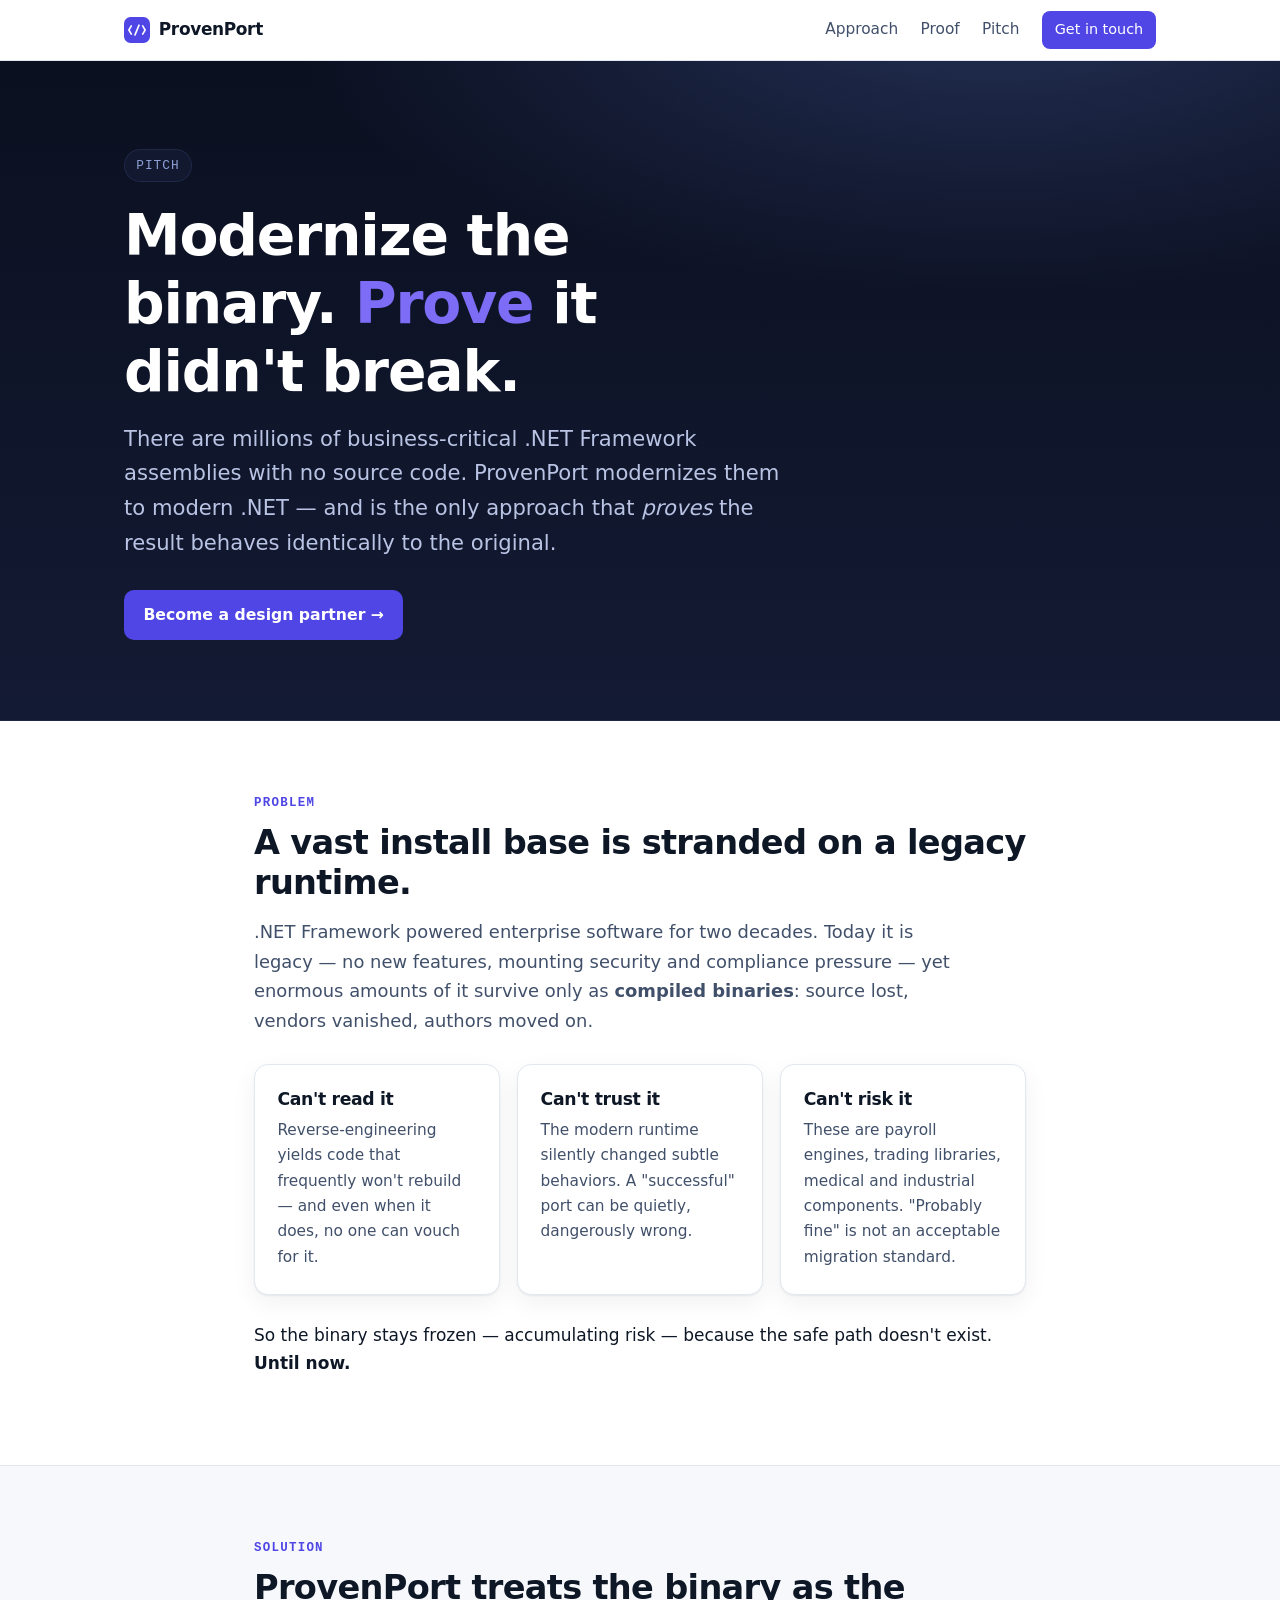
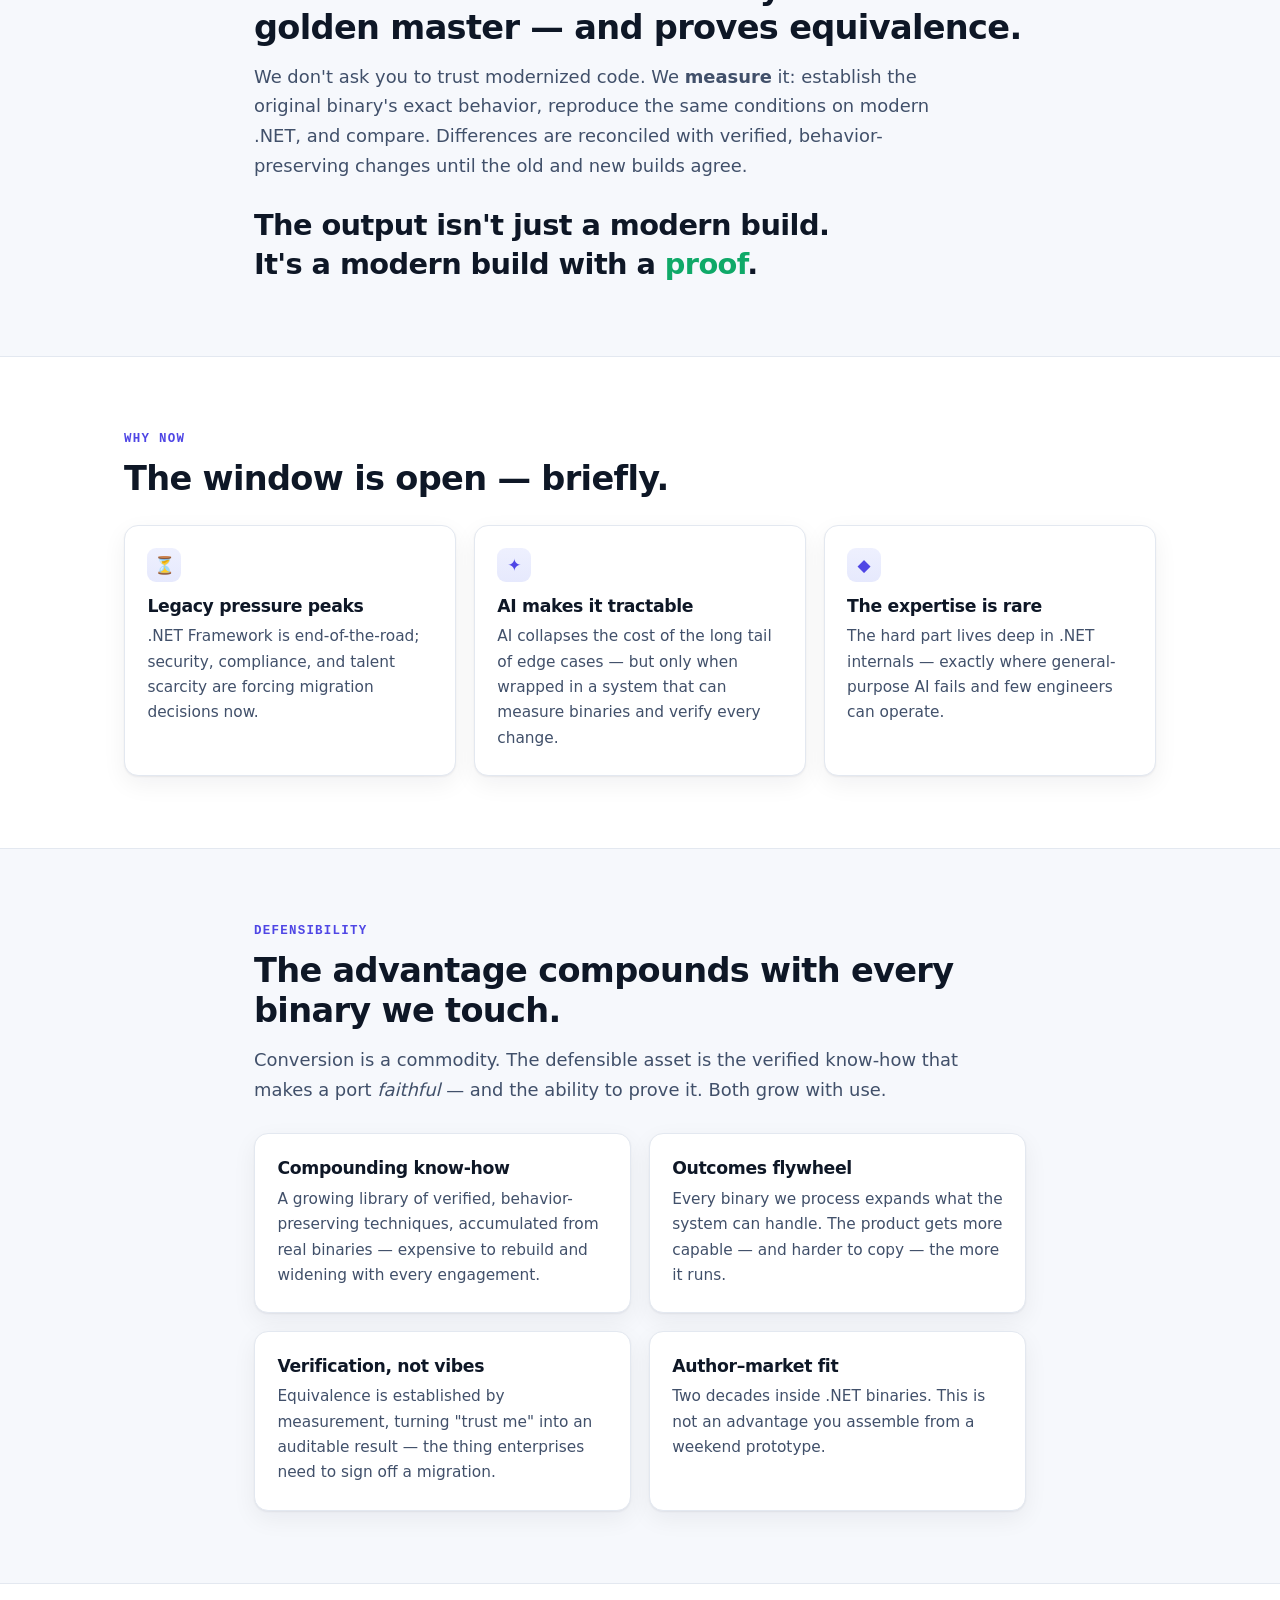
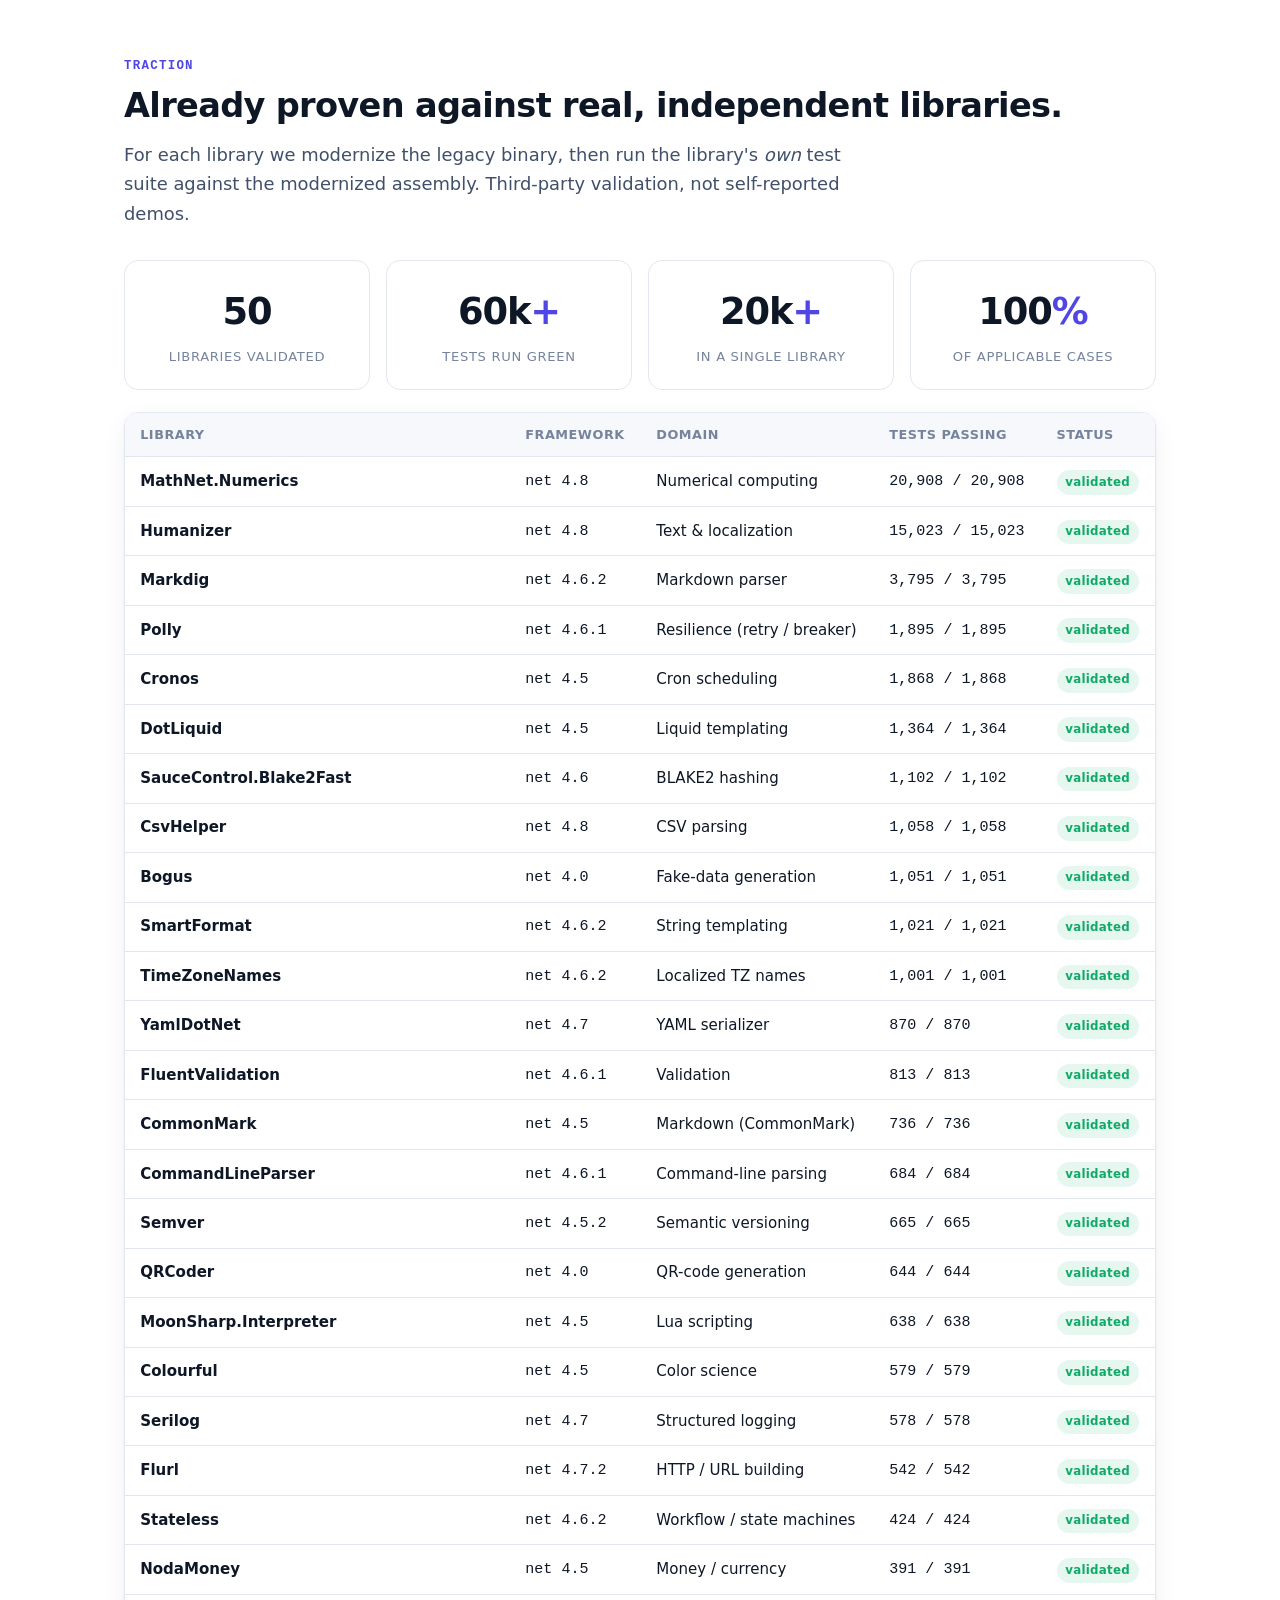
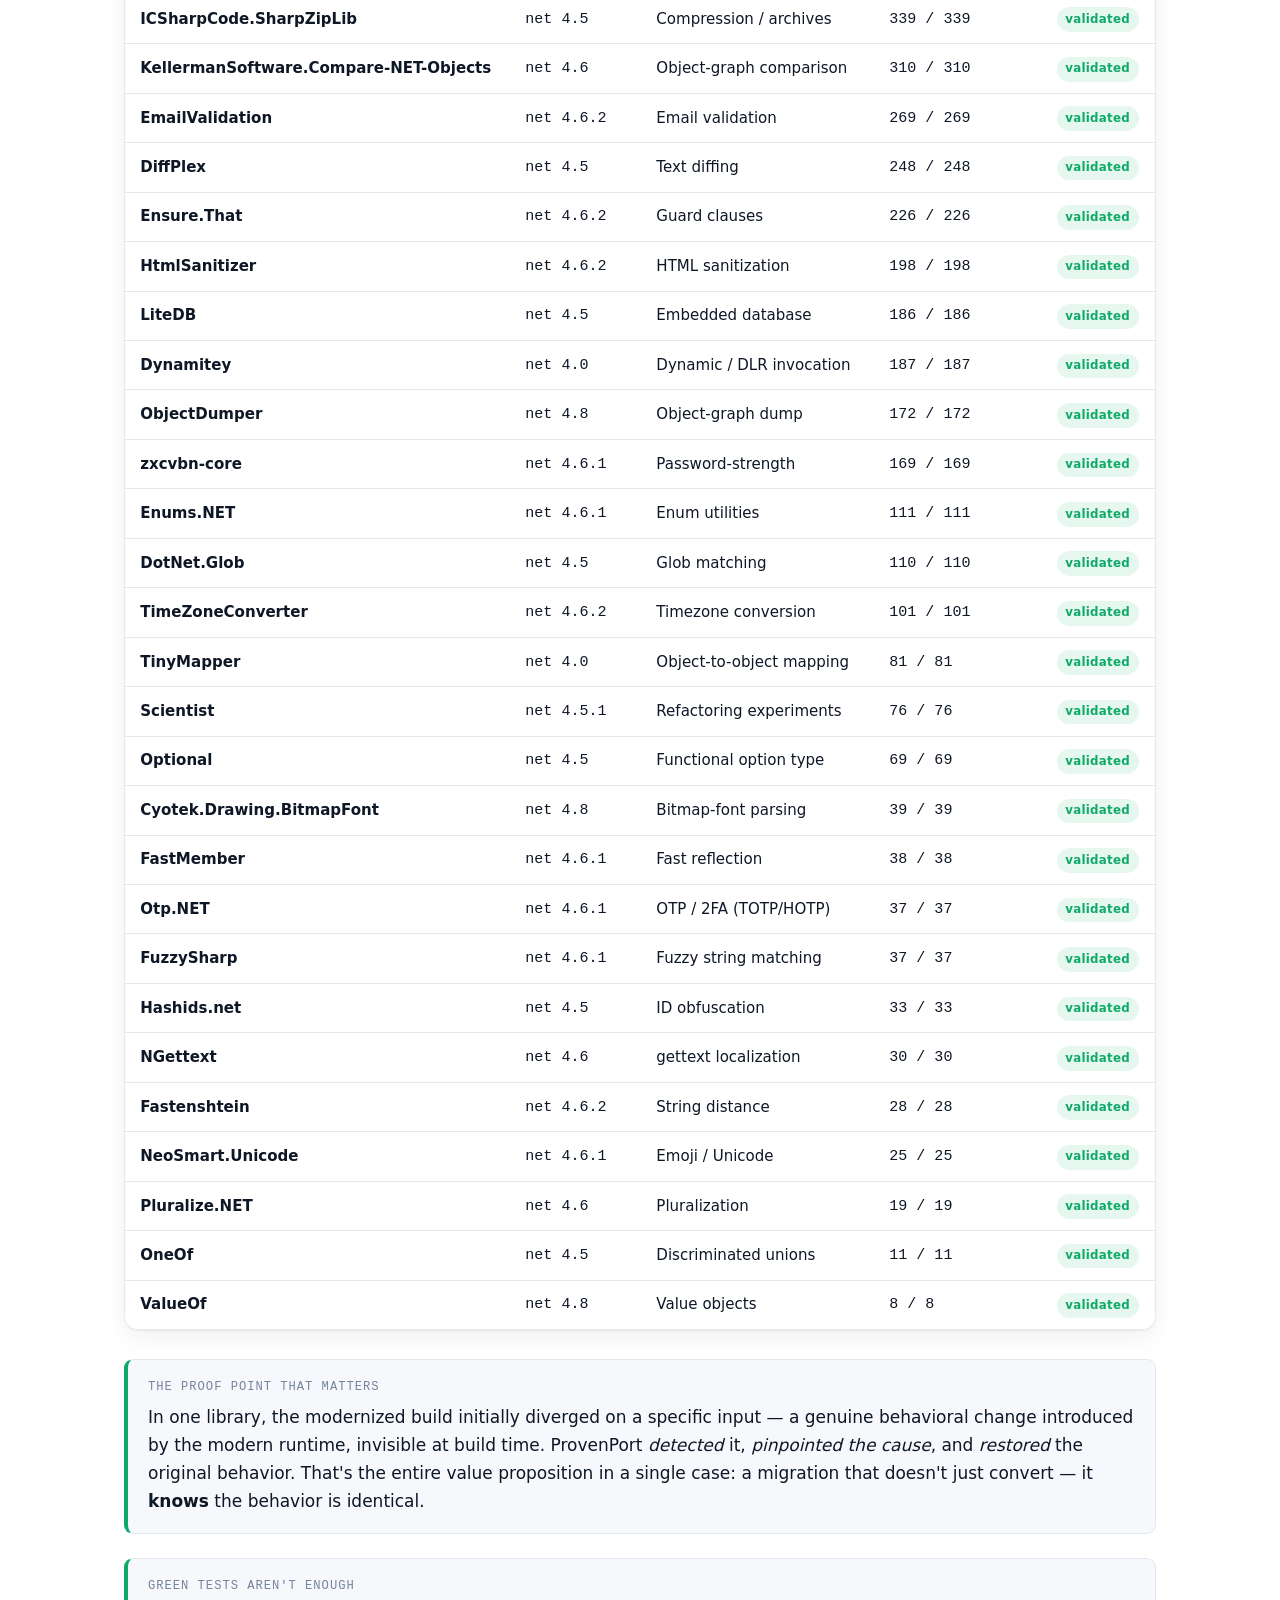
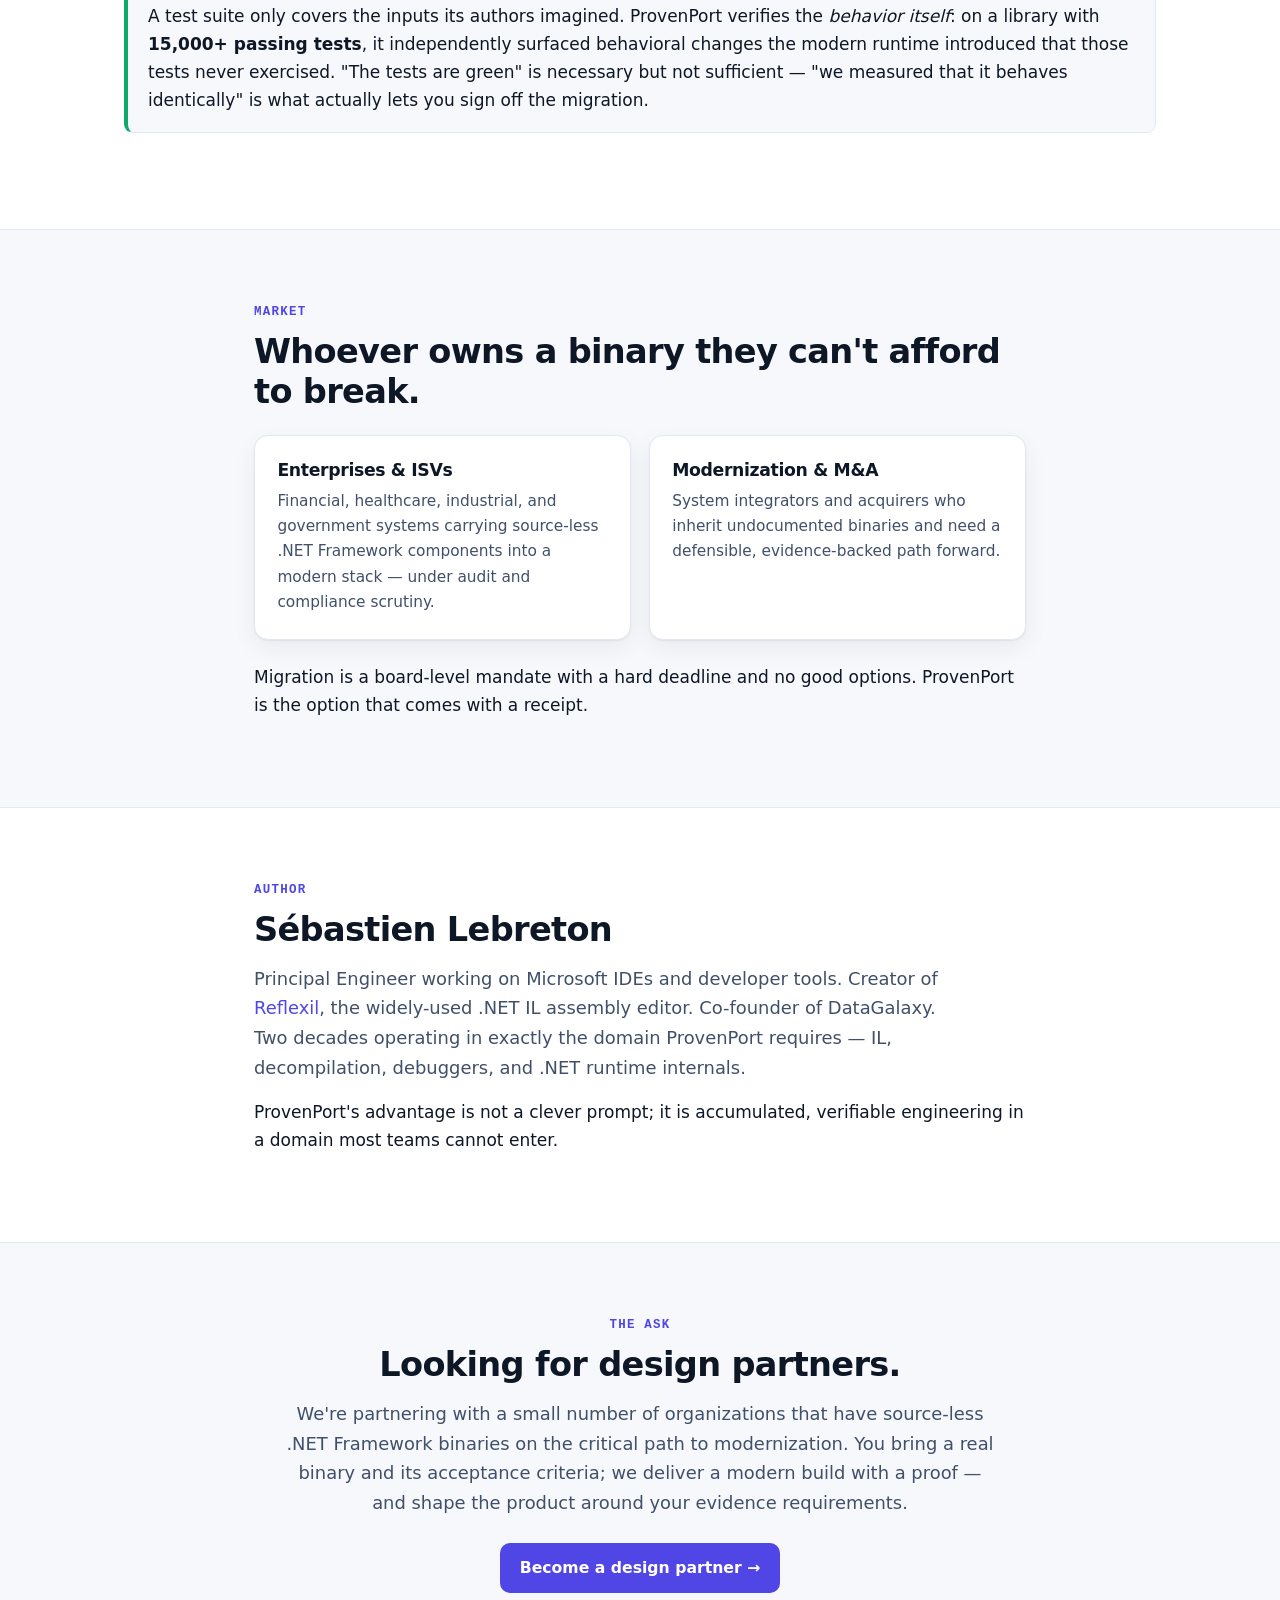
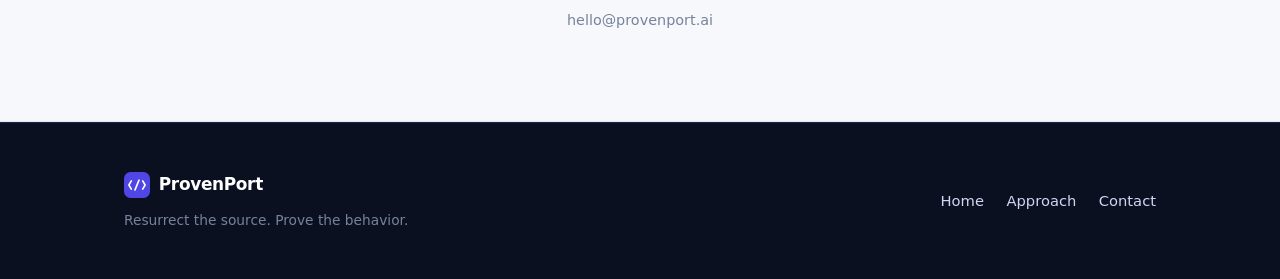
<file: pitch.html>
<!DOCTYPE html>
<html lang="en">
<head>
<meta charset="utf-8">
<meta name="viewport" content="width=device-width, initial-scale=1">
<script src="assets/analytics.js"></script>
<title>Pitch — ProvenPort</title>
<meta name="description" content="ProvenPort modernizes source-less .NET binaries and proves behavioral equivalence. The problem, the solution, why now, defensibility, traction, and the ask.">
<link rel="stylesheet" href="assets/style.css">
<link rel="icon" href="data:image/svg+xml,<svg xmlns='http://www.w3.org/2000/svg' viewBox='0 0 32 32'><rect width='32' height='32' rx='8' fill='%234f46e5'/><path d='M9 11l-3 5 3 5M23 11l3 5-3 5M13.5 22l5-12' stroke='white' stroke-width='2' fill='none' stroke-linecap='round' stroke-linejoin='round'/></svg>">
</head>
<body>

<nav class="nav"><div class="wrap nav-in">
  <a class="brand" href="index.html">
    <svg class="mark" viewBox="0 0 32 32" aria-hidden="true"><rect width="32" height="32" rx="8" fill="#4f46e5"/><path d="M9 11l-3 5 3 5M23 11l3 5-3 5M13.5 22l5-12" stroke="white" stroke-width="2" fill="none" stroke-linecap="round" stroke-linejoin="round"/></svg>
    ProvenPort
  </a>
  <div class="nav-links">
    <a href="approach.html" class="hide-sm">Approach</a>
    <a href="index.html#proof" class="hide-sm">Proof</a>
    <a href="pitch.html">Pitch</a>
    <a class="btn-sm" href="mailto:hello@provenport.ai">Get in touch</a>
  </div>
</div></nav>

<header class="hero"><div class="wrap">
  <span class="eyebrow">Pitch</span>
  <h1 style="max-width:14ch">Modernize the binary. <span class="tag">Prove</span> it didn't break.</h1>
  <p class="lede">There are millions of business-critical .NET Framework assemblies with no source code. ProvenPort modernizes them to modern .NET — and is the only approach that <em>proves</em> the result behaves identically to the original.</p>
  <div class="cta"><a class="btn" href="mailto:hello@provenport.ai">Become a design partner →</a></div>
</div></header>

<!-- PROBLEM -->
<section><div class="wrap narrow">
  <p class="kicker">Problem</p>
  <h2>A vast install base is stranded on a legacy runtime.</h2>
  <p class="section-lede">.NET Framework powered enterprise software for two decades. Today it is legacy — no new features, mounting security and compliance pressure — yet enormous amounts of it survive only as <strong>compiled binaries</strong>: source lost, vendors vanished, authors moved on.</p>
  <div class="grid cols-3" style="margin-top:1.8rem">
    <div class="card"><h3>Can't read it</h3><p>Reverse-engineering yields code that frequently won't rebuild — and even when it does, no one can vouch for it.</p></div>
    <div class="card"><h3>Can't trust it</h3><p>The modern runtime silently changed subtle behaviors. A "successful" port can be quietly, dangerously wrong.</p></div>
    <div class="card"><h3>Can't risk it</h3><p>These are payroll engines, trading libraries, medical and industrial components. "Probably fine" is not an acceptable migration standard.</p></div>
  </div>
  <p style="margin-top:1.6rem">So the binary stays frozen — accumulating risk — because the safe path doesn't exist. <strong>Until now.</strong></p>
</div></section>

<!-- SOLUTION -->
<section class="tint"><div class="wrap narrow">
  <p class="kicker">Solution</p>
  <h2>ProvenPort treats the binary as the golden master — and proves equivalence.</h2>
  <p class="section-lede">We don't ask you to trust modernized code. We <strong>measure</strong> it: establish the original binary's exact behavior, reproduce the same conditions on modern .NET, and compare. Differences are reconciled with verified, behavior-preserving changes until the old and new builds agree.</p>
  <p class="big-quote" style="margin:1.6rem 0 0">The output isn't just a modern build.<br>It's a modern build with a <span style="color:var(--proven)">proof</span>.</p>
</div></section>

<!-- WHY NOW -->
<section><div class="wrap">
  <p class="kicker">Why now</p>
  <h2>The window is open — briefly.</h2>
  <div class="grid cols-3" style="margin-top:1.6rem">
    <div class="card"><div class="ic">⏳</div><h3>Legacy pressure peaks</h3><p>.NET Framework is end-of-the-road; security, compliance, and talent scarcity are forcing migration decisions now.</p></div>
    <div class="card"><div class="ic">✦</div><h3>AI makes it tractable</h3><p>AI collapses the cost of the long tail of edge cases — but only when wrapped in a system that can measure binaries and verify every change.</p></div>
    <div class="card"><div class="ic">◆</div><h3>The expertise is rare</h3><p>The hard part lives deep in .NET internals — exactly where general-purpose AI fails and few engineers can operate.</p></div>
  </div>
</div></section>

<!-- DEFENSIBILITY -->
<section class="tint"><div class="wrap narrow">
  <p class="kicker">Defensibility</p>
  <h2>The advantage compounds with every binary we touch.</h2>
  <p class="section-lede">Conversion is a commodity. The defensible asset is the verified know-how that makes a port <em>faithful</em> — and the ability to prove it. Both grow with use.</p>
  <div class="pitch-grid" style="margin-top:1.8rem">
    <div class="card"><h3>Compounding know-how</h3><p>A growing library of verified, behavior-preserving techniques, accumulated from real binaries — expensive to rebuild and widening with every engagement.</p></div>
    <div class="card"><h3>Outcomes flywheel</h3><p>Every binary we process expands what the system can handle. The product gets more capable — and harder to copy — the more it runs.</p></div>
    <div class="card"><h3>Verification, not vibes</h3><p>Equivalence is established by measurement, turning "trust me" into an auditable result — the thing enterprises need to sign off a migration.</p></div>
    <div class="card"><h3>Author–market fit</h3><p>Two decades inside .NET binaries. This is not an advantage you assemble from a weekend prototype.</p></div>
  </div>
</div></section>

<!-- TRACTION -->
<section><div class="wrap">
  <p class="kicker">Traction</p>
  <h2>Already proven against real, independent libraries.</h2>
  <p class="section-lede">For each library we modernize the legacy binary, then run the library's <em>own</em> test suite against the modernized assembly. Third-party validation, not self-reported demos.</p>
  <div class="stats" style="margin:2rem 0 1.4rem">
    <div class="stat"><div class="n">50</div><div class="l">libraries validated</div></div>
    <div class="stat"><div class="n">60k<span class="u">+</span></div><div class="l">tests run green</div></div>
    <div class="stat"><div class="n">20k<span class="u">+</span></div><div class="l">in a single library</div></div>
    <div class="stat"><div class="n">100<span class="u">%</span></div><div class="l">of applicable cases</div></div>
  </div>
  <div class="table-wrap">
    <table>
      <thead><tr><th>Library</th><th>Framework</th><th>Domain</th><th>Tests passing</th><th>Status</th></tr></thead>
      <tbody>
        <tr><td><b>MathNet.Numerics</b></td><td class="num">net 4.8</td><td>Numerical computing</td><td class="num">20,908 / 20,908</td><td><span class="badge ok">validated</span></td></tr>
        <tr><td><b>Humanizer</b></td><td class="num">net 4.8</td><td>Text &amp; localization</td><td class="num">15,023 / 15,023</td><td><span class="badge ok">validated</span></td></tr>
        <tr><td><b>Markdig</b></td><td class="num">net 4.6.2</td><td>Markdown parser</td><td class="num">3,795 / 3,795</td><td><span class="badge ok">validated</span></td></tr>
        <tr><td><b>Polly</b></td><td class="num">net 4.6.1</td><td>Resilience (retry / breaker)</td><td class="num">1,895 / 1,895</td><td><span class="badge ok">validated</span></td></tr>
        <tr><td><b>Cronos</b></td><td class="num">net 4.5</td><td>Cron scheduling</td><td class="num">1,868 / 1,868</td><td><span class="badge ok">validated</span></td></tr>
        <tr><td><b>DotLiquid</b></td><td class="num">net 4.5</td><td>Liquid templating</td><td class="num">1,364 / 1,364</td><td><span class="badge ok">validated</span></td></tr>
        <tr><td><b>SauceControl.Blake2Fast</b></td><td class="num">net 4.6</td><td>BLAKE2 hashing</td><td class="num">1,102 / 1,102</td><td><span class="badge ok">validated</span></td></tr>
        <tr><td><b>CsvHelper</b></td><td class="num">net 4.8</td><td>CSV parsing</td><td class="num">1,058 / 1,058</td><td><span class="badge ok">validated</span></td></tr>
        <tr><td><b>Bogus</b></td><td class="num">net 4.0</td><td>Fake-data generation</td><td class="num">1,051 / 1,051</td><td><span class="badge ok">validated</span></td></tr>
        <tr><td><b>SmartFormat</b></td><td class="num">net 4.6.2</td><td>String templating</td><td class="num">1,021 / 1,021</td><td><span class="badge ok">validated</span></td></tr>
        <tr><td><b>TimeZoneNames</b></td><td class="num">net 4.6.2</td><td>Localized TZ names</td><td class="num">1,001 / 1,001</td><td><span class="badge ok">validated</span></td></tr>
        <tr><td><b>YamlDotNet</b></td><td class="num">net 4.7</td><td>YAML serializer</td><td class="num">870 / 870</td><td><span class="badge ok">validated</span></td></tr>
        <tr><td><b>FluentValidation</b></td><td class="num">net 4.6.1</td><td>Validation</td><td class="num">813 / 813</td><td><span class="badge ok">validated</span></td></tr>
        <tr><td><b>CommonMark</b></td><td class="num">net 4.5</td><td>Markdown (CommonMark)</td><td class="num">736 / 736</td><td><span class="badge ok">validated</span></td></tr>
        <tr><td><b>CommandLineParser</b></td><td class="num">net 4.6.1</td><td>Command-line parsing</td><td class="num">684 / 684</td><td><span class="badge ok">validated</span></td></tr>
        <tr><td><b>Semver</b></td><td class="num">net 4.5.2</td><td>Semantic versioning</td><td class="num">665 / 665</td><td><span class="badge ok">validated</span></td></tr>
        <tr><td><b>QRCoder</b></td><td class="num">net 4.0</td><td>QR-code generation</td><td class="num">644 / 644</td><td><span class="badge ok">validated</span></td></tr>
        <tr><td><b>MoonSharp.Interpreter</b></td><td class="num">net 4.5</td><td>Lua scripting</td><td class="num">638 / 638</td><td><span class="badge ok">validated</span></td></tr>
        <tr><td><b>Colourful</b></td><td class="num">net 4.5</td><td>Color science</td><td class="num">579 / 579</td><td><span class="badge ok">validated</span></td></tr>
        <tr><td><b>Serilog</b></td><td class="num">net 4.7</td><td>Structured logging</td><td class="num">578 / 578</td><td><span class="badge ok">validated</span></td></tr>
        <tr><td><b>Flurl</b></td><td class="num">net 4.7.2</td><td>HTTP / URL building</td><td class="num">542 / 542</td><td><span class="badge ok">validated</span></td></tr>
        <tr><td><b>Stateless</b></td><td class="num">net 4.6.2</td><td>Workflow / state machines</td><td class="num">424 / 424</td><td><span class="badge ok">validated</span></td></tr>
        <tr><td><b>NodaMoney</b></td><td class="num">net 4.5</td><td>Money / currency</td><td class="num">391 / 391</td><td><span class="badge ok">validated</span></td></tr>
        <tr><td><b>ICSharpCode.SharpZipLib</b></td><td class="num">net 4.5</td><td>Compression / archives</td><td class="num">339 / 339</td><td><span class="badge ok">validated</span></td></tr>
        <tr><td><b>KellermanSoftware.Compare-NET-Objects</b></td><td class="num">net 4.6</td><td>Object-graph comparison</td><td class="num">310 / 310</td><td><span class="badge ok">validated</span></td></tr>
        <tr><td><b>EmailValidation</b></td><td class="num">net 4.6.2</td><td>Email validation</td><td class="num">269 / 269</td><td><span class="badge ok">validated</span></td></tr>
        <tr><td><b>DiffPlex</b></td><td class="num">net 4.5</td><td>Text diffing</td><td class="num">248 / 248</td><td><span class="badge ok">validated</span></td></tr>
        <tr><td><b>Ensure.That</b></td><td class="num">net 4.6.2</td><td>Guard clauses</td><td class="num">226 / 226</td><td><span class="badge ok">validated</span></td></tr>
        <tr><td><b>HtmlSanitizer</b></td><td class="num">net 4.6.2</td><td>HTML sanitization</td><td class="num">198 / 198</td><td><span class="badge ok">validated</span></td></tr>
        <tr><td><b>LiteDB</b></td><td class="num">net 4.5</td><td>Embedded database</td><td class="num">186 / 186</td><td><span class="badge ok">validated</span></td></tr>
        <tr><td><b>Dynamitey</b></td><td class="num">net 4.0</td><td>Dynamic / DLR invocation</td><td class="num">187 / 187</td><td><span class="badge ok">validated</span></td></tr>
        <tr><td><b>ObjectDumper</b></td><td class="num">net 4.8</td><td>Object-graph dump</td><td class="num">172 / 172</td><td><span class="badge ok">validated</span></td></tr>
        <tr><td><b>zxcvbn-core</b></td><td class="num">net 4.6.1</td><td>Password-strength</td><td class="num">169 / 169</td><td><span class="badge ok">validated</span></td></tr>
        <tr><td><b>Enums.NET</b></td><td class="num">net 4.6.1</td><td>Enum utilities</td><td class="num">111 / 111</td><td><span class="badge ok">validated</span></td></tr>
        <tr><td><b>DotNet.Glob</b></td><td class="num">net 4.5</td><td>Glob matching</td><td class="num">110 / 110</td><td><span class="badge ok">validated</span></td></tr>
        <tr><td><b>TimeZoneConverter</b></td><td class="num">net 4.6.2</td><td>Timezone conversion</td><td class="num">101 / 101</td><td><span class="badge ok">validated</span></td></tr>
        <tr><td><b>TinyMapper</b></td><td class="num">net 4.0</td><td>Object-to-object mapping</td><td class="num">81 / 81</td><td><span class="badge ok">validated</span></td></tr>
        <tr><td><b>Scientist</b></td><td class="num">net 4.5.1</td><td>Refactoring experiments</td><td class="num">76 / 76</td><td><span class="badge ok">validated</span></td></tr>
        <tr><td><b>Optional</b></td><td class="num">net 4.5</td><td>Functional option type</td><td class="num">69 / 69</td><td><span class="badge ok">validated</span></td></tr>
        <tr><td><b>Cyotek.Drawing.BitmapFont</b></td><td class="num">net 4.8</td><td>Bitmap-font parsing</td><td class="num">39 / 39</td><td><span class="badge ok">validated</span></td></tr>
        <tr><td><b>FastMember</b></td><td class="num">net 4.6.1</td><td>Fast reflection</td><td class="num">38 / 38</td><td><span class="badge ok">validated</span></td></tr>
        <tr><td><b>Otp.NET</b></td><td class="num">net 4.6.1</td><td>OTP / 2FA (TOTP/HOTP)</td><td class="num">37 / 37</td><td><span class="badge ok">validated</span></td></tr>
        <tr><td><b>FuzzySharp</b></td><td class="num">net 4.6.1</td><td>Fuzzy string matching</td><td class="num">37 / 37</td><td><span class="badge ok">validated</span></td></tr>
        <tr><td><b>Hashids.net</b></td><td class="num">net 4.5</td><td>ID obfuscation</td><td class="num">33 / 33</td><td><span class="badge ok">validated</span></td></tr>
        <tr><td><b>NGettext</b></td><td class="num">net 4.6</td><td>gettext localization</td><td class="num">30 / 30</td><td><span class="badge ok">validated</span></td></tr>
        <tr><td><b>Fastenshtein</b></td><td class="num">net 4.6.2</td><td>String distance</td><td class="num">28 / 28</td><td><span class="badge ok">validated</span></td></tr>
        <tr><td><b>NeoSmart.Unicode</b></td><td class="num">net 4.6.1</td><td>Emoji / Unicode</td><td class="num">25 / 25</td><td><span class="badge ok">validated</span></td></tr>
        <tr><td><b>Pluralize.NET</b></td><td class="num">net 4.6</td><td>Pluralization</td><td class="num">19 / 19</td><td><span class="badge ok">validated</span></td></tr>
        <tr><td><b>OneOf</b></td><td class="num">net 4.5</td><td>Discriminated unions</td><td class="num">11 / 11</td><td><span class="badge ok">validated</span></td></tr>
        <tr><td><b>ValueOf</b></td><td class="num">net 4.8</td><td>Value objects</td><td class="num">8 / 8</td><td><span class="badge ok">validated</span></td></tr>
      </tbody>
    </table>
  </div>
  <div class="callout proven" style="margin-top:1.8rem">
    <div class="lbl">The proof point that matters</div>
    <p class="mb0">In one library, the modernized build initially diverged on a specific input — a genuine behavioral change introduced by the modern runtime, invisible at build time. ProvenPort <em>detected</em> it, <em>pinpointed the cause</em>, and <em>restored</em> the original behavior. That's the entire value proposition in a single case: a migration that doesn't just convert — it <strong>knows</strong> the behavior is identical.</p>
  </div>
  <div class="callout proven" style="margin-top:1.4rem">
    <div class="lbl">Green tests aren't enough</div>
    <p class="mb0">A test suite only covers the inputs its authors imagined. ProvenPort verifies the <em>behavior itself</em>: on a library with <strong>15,000+ passing tests</strong>, it independently surfaced behavioral changes the modern runtime introduced that those tests never exercised. "The tests are green" is necessary but not sufficient — "we measured that it behaves identically" is what actually lets you sign off the migration.</p>
  </div>
</div></section>

<!-- MARKET -->
<section class="tint"><div class="wrap narrow">
  <p class="kicker">Market</p>
  <h2>Whoever owns a binary they can't afford to break.</h2>
  <div class="grid cols-2" style="margin-top:1.4rem">
    <div class="card"><h3>Enterprises &amp; ISVs</h3><p>Financial, healthcare, industrial, and government systems carrying source-less .NET Framework components into a modern stack — under audit and compliance scrutiny.</p></div>
    <div class="card"><h3>Modernization &amp; M&amp;A</h3><p>System integrators and acquirers who inherit undocumented binaries and need a defensible, evidence-backed path forward.</p></div>
  </div>
  <p style="margin-top:1.4rem">Migration is a board-level mandate with a hard deadline and no good options. ProvenPort is the option that comes with a receipt.</p>
</div></section>

<!-- AUTHOR -->
<section><div class="wrap narrow">
  <p class="kicker">Author</p>
  <h2>Sébastien Lebreton</h2>
  <p class="section-lede">Principal Engineer working on Microsoft IDEs and developer tools. Creator of <a href="https://github.com/sailro/Reflexil">Reflexil</a>, the widely-used .NET IL assembly editor. Co-founder of DataGalaxy. Two decades operating in exactly the domain ProvenPort requires — IL, decompilation, debuggers, and .NET runtime internals.</p>
  <p>ProvenPort's advantage is not a clever prompt; it is accumulated, verifiable engineering in a domain most teams cannot enter.</p>
</div></section>

<!-- ASK -->
<section class="tint"><div class="wrap narrow center">
  <p class="kicker">The ask</p>
  <h2>Looking for design partners.</h2>
  <p class="section-lede" style="margin:0 auto 1.6rem">We're partnering with a small number of organizations that have source-less .NET Framework binaries on the critical path to modernization. You bring a real binary and its acceptance criteria; we deliver a modern build with a proof — and shape the product around your evidence requirements.</p>
  <a class="btn" href="mailto:hello@provenport.ai">Become a design partner →</a>
  <p class="muted" style="margin-top:1rem;font-size:.9rem">hello@provenport.ai</p>
</div></section>

<footer><div class="wrap foot-in">
  <div>
    <a class="brand" href="index.html"><svg class="mark" viewBox="0 0 32 32" aria-hidden="true"><rect width="32" height="32" rx="8" fill="#4f46e5"/><path d="M9 11l-3 5 3 5M23 11l3 5-3 5M13.5 22l5-12" stroke="white" stroke-width="2" fill="none" stroke-linecap="round" stroke-linejoin="round"/></svg>ProvenPort</a>
    <p class="muted" style="margin:.6rem 0 0;font-size:.86rem">Resurrect the source. Prove the behavior.</p>
  </div>
  <div style="display:flex;gap:1.4rem">
    <a href="index.html">Home</a>
    <a href="approach.html">Approach</a>
    <a href="mailto:hello@provenport.ai">Contact</a>
  </div>
</div></footer>

</body>
</html>
</file>
<file: assets/style.css>
/* ProvenPort — static site design system. No external dependencies. */
:root {
  --ink: #0e1726;
  --ink-soft: #41506a;
  --ink-faint: #76839c;
  --line: #e3e8f0;
  --bg: #ffffff;
  --bg-tint: #f6f8fc;
  --bg-deep: #0b1020;
  --bg-deep-2: #131a33;
  --brand: #4f46e5;
  --brand-2: #7c6cf6;
  --proven: #0fa968;
  --proven-soft: #e6f7ef;
  --warn: #b9701b;
  --radius: 14px;
  --radius-sm: 9px;
  --maxw: 1080px;
  --mono: ui-monospace, "SFMono-Regular", "SF Mono", Menlo, Consolas, "Liberation Mono", monospace;
  --sans: system-ui, -apple-system, "Segoe UI", Roboto, Helvetica, Arial, sans-serif;
  --shadow: 0 1px 2px rgba(14,23,38,.06), 0 8px 24px rgba(14,23,38,.06);
}

* { box-sizing: border-box; }
html { scroll-behavior: smooth; -webkit-text-size-adjust: 100%; }
body {
  margin: 0; background: var(--bg); color: var(--ink);
  font-family: var(--sans); font-size: 17px; line-height: 1.65;
  -webkit-font-smoothing: antialiased; text-rendering: optimizeLegibility;
}
a { color: var(--brand); text-decoration: none; }
a:hover { text-decoration: underline; }
h1, h2, h3, h4 { line-height: 1.2; letter-spacing: -.02em; color: var(--ink); }
h2 { font-size: clamp(1.5rem, 3.2vw, 2.1rem); margin: 0 0 .4em; }
h3 { font-size: 1.22rem; margin: 2rem 0 .5em; }
p { margin: 0 0 1rem; }
code { font-family: var(--mono); font-size: .9em; background: var(--bg-tint); padding: .12em .4em; border-radius: 6px; border: 1px solid var(--line); }
pre { font-family: var(--mono); background: var(--bg-deep); color: #dce3f7; padding: 1.1rem 1.25rem; border-radius: var(--radius-sm); overflow-x: auto; font-size: .86rem; line-height: 1.6; }
pre code { background: none; border: none; padding: 0; color: inherit; }
hr { border: none; border-top: 1px solid var(--line); margin: 3rem 0; }
.wrap { max-width: var(--maxw); margin: 0 auto; padding: 0 24px; }
.narrow { max-width: 820px; }

/* Nav */
.nav {
  position: sticky; top: 0; z-index: 50; background: rgba(255,255,255,.86);
  backdrop-filter: saturate(180%) blur(10px); border-bottom: 1px solid var(--line);
}
.nav-in { display: flex; align-items: center; gap: 1.5rem; height: 60px; }
.brand { display: flex; align-items: center; gap: .55rem; font-weight: 700; letter-spacing: -.02em; color: var(--ink); font-size: 1.06rem; }
.brand:hover { text-decoration: none; }
.brand .mark { width: 26px; height: 26px; flex: none; }
.nav-links { margin-left: auto; display: flex; gap: 1.4rem; align-items: center; font-size: .96rem; }
.nav-links a { color: var(--ink-soft); font-weight: 500; }
.nav-links a:hover { color: var(--ink); text-decoration: none; }
.nav-links .btn-sm { color: #fff; }
@media (max-width: 720px) { .nav-links a.hide-sm { display: none; } }

/* Buttons */
.btn { display: inline-flex; align-items: center; gap: .5rem; background: var(--brand); color: #fff; font-weight: 600; font-size: .98rem; padding: .7rem 1.15rem; border-radius: 10px; border: 1px solid transparent; transition: transform .08s ease, box-shadow .2s; }
.btn:hover { text-decoration: none; transform: translateY(-1px); box-shadow: 0 6px 18px rgba(79,70,229,.32); }
.btn.secondary { background: transparent; color: var(--ink); border-color: var(--line); }
.btn.secondary:hover { box-shadow: var(--shadow); }
.btn-sm { padding: .42rem .8rem; font-size: .9rem; border-radius: 8px; background: var(--brand); color: #fff; font-weight: 600; }
.btn-ghost { background: rgba(255,255,255,.1); border: 1px solid rgba(255,255,255,.22); color: #fff; }
.btn-ghost:hover { background: rgba(255,255,255,.18); }

/* Hero */
.hero { background: radial-gradient(1200px 500px at 78% -10%, #243056 0%, transparent 60%), linear-gradient(180deg, var(--bg-deep) 0%, var(--bg-deep-2) 100%); color: #e8edfb; padding: 5.5rem 0 5rem; border-bottom: 1px solid #1d2745; }
.hero h1 { color: #fff; font-size: clamp(2.2rem, 5.4vw, 3.55rem); margin: 0 0 1rem; }
.hero .lede { font-size: clamp(1.05rem, 2.3vw, 1.32rem); color: #b9c4e4; max-width: 680px; margin: 0 0 1.8rem; }
.hero .cta { display: flex; gap: .8rem; flex-wrap: wrap; }
.eyebrow { display: inline-block; font-family: var(--mono); font-size: .8rem; letter-spacing: .08em; text-transform: uppercase; color: #8ea0d6; border: 1px solid #2b386180; background: #18203c80; padding: .3rem .7rem; border-radius: 100px; margin-bottom: 1.2rem; }
.hero .tag { color: var(--brand-2); }

/* Sections */
section { padding: 4.5rem 0; }
section.tint { background: var(--bg-tint); border-top: 1px solid var(--line); border-bottom: 1px solid var(--line); }
.kicker { font-family: var(--mono); font-size: .78rem; letter-spacing: .1em; text-transform: uppercase; color: var(--brand); margin: 0 0 .6rem; font-weight: 600; }
.section-lede { font-size: 1.12rem; color: var(--ink-soft); max-width: 720px; }

/* Cards / grids */
.grid { display: grid; gap: 1.1rem; }
.grid.cols-2 { grid-template-columns: repeat(2, 1fr); }
.grid.cols-3 { grid-template-columns: repeat(3, 1fr); }
.grid.cols-4 { grid-template-columns: repeat(4, 1fr); }
@media (max-width: 860px) { .grid.cols-3, .grid.cols-4 { grid-template-columns: repeat(2, 1fr); } }
@media (max-width: 600px) { .grid.cols-2, .grid.cols-3, .grid.cols-4 { grid-template-columns: 1fr; } }
.card { background: var(--bg); border: 1px solid var(--line); border-radius: var(--radius); padding: 1.4rem 1.4rem 1.5rem; box-shadow: var(--shadow); }
.card h3 { margin: .1rem 0 .5rem; font-size: 1.08rem; }
.card p { color: var(--ink-soft); font-size: .96rem; margin: 0; }
.card .ic { width: 34px; height: 34px; border-radius: 9px; display: grid; place-items: center; background: linear-gradient(180deg, #eef0fe, #e6e9fd); color: var(--brand); margin-bottom: .85rem; }

/* Stat figures */
.stats { display: grid; grid-template-columns: repeat(4, 1fr); gap: 1rem; }
@media (max-width: 720px) { .stats { grid-template-columns: repeat(2, 1fr); } }
.stat { text-align: center; padding: 1.3rem .6rem; border: 1px solid var(--line); border-radius: var(--radius); background: var(--bg); }
.stat .n { font-size: clamp(1.7rem, 4vw, 2.3rem); font-weight: 800; letter-spacing: -.03em; color: var(--ink); }
.stat .n .u { color: var(--brand); }
.stat .l { font-size: .82rem; color: var(--ink-faint); text-transform: uppercase; letter-spacing: .05em; margin-top: .2rem; }

/* Tables */
.table-wrap { overflow-x: auto; border: 1px solid var(--line); border-radius: var(--radius); box-shadow: var(--shadow); }
table { border-collapse: collapse; width: 100%; font-size: .94rem; background: var(--bg); }
th, td { text-align: left; padding: .7rem .95rem; border-bottom: 1px solid var(--line); }
th { background: var(--bg-tint); font-size: .8rem; text-transform: uppercase; letter-spacing: .04em; color: var(--ink-faint); font-weight: 600; }
tbody tr:last-child td { border-bottom: none; }
td.num { font-family: var(--mono); white-space: nowrap; }

/* Badges */
.badge { display: inline-block; font-size: .74rem; font-weight: 600; padding: .16rem .55rem; border-radius: 100px; letter-spacing: .02em; }
.badge.ok { background: var(--proven-soft); color: var(--proven); }
.badge.mid { background: #fff3e3; color: var(--warn); }
.badge.mit { background: #eef0fe; color: var(--brand); }

/* Pipeline steps */
.pipe { display: grid; grid-template-columns: repeat(4, 1fr); gap: .7rem; counter-reset: step; }
@media (max-width: 860px) { .pipe { grid-template-columns: repeat(2, 1fr); } }
@media (max-width: 460px) { .pipe { grid-template-columns: 1fr; } }
.pipe .step { position: relative; border: 1px solid var(--line); border-radius: var(--radius-sm); padding: 1rem 1rem 1.1rem; background: var(--bg); }
.pipe .step b { display: block; font-size: .98rem; margin-bottom: .2rem; }
.pipe .step span { font-size: .87rem; color: var(--ink-soft); }
.pipe .step::before { counter-increment: step; content: counter(step); position: absolute; top: -11px; left: 14px; width: 22px; height: 22px; background: var(--brand); color: #fff; border-radius: 50%; font-size: .76rem; font-weight: 700; display: grid; place-items: center; }

/* Feature list */
.feat { display: flex; gap: .8rem; padding: 1rem 0; border-bottom: 1px solid var(--line); }
.feat:last-child { border-bottom: none; }
.feat .tick { flex: none; width: 22px; height: 22px; border-radius: 50%; background: var(--proven-soft); color: var(--proven); display: grid; place-items: center; font-size: .8rem; margin-top: .15rem; }
.feat b { display: block; }
.feat p { margin: .1rem 0 0; color: var(--ink-soft); font-size: .95rem; }
.feat code { font-size: .82em; }

/* Callout */
.callout { border: 1px solid var(--line); border-left: 4px solid var(--brand); background: var(--bg-tint); border-radius: var(--radius-sm); padding: 1.1rem 1.25rem; margin: 1.5rem 0; }
.callout.proven { border-left-color: var(--proven); }
.callout .lbl { font-family: var(--mono); font-size: .76rem; letter-spacing: .08em; text-transform: uppercase; color: var(--ink-faint); margin-bottom: .35rem; }

/* Docs layout */
.doc { display: grid; grid-template-columns: 230px 1fr; gap: 3rem; align-items: start; }
@media (max-width: 900px) { .doc { grid-template-columns: 1fr; } .toc { display: none; } }
.toc { position: sticky; top: 76px; font-size: .92rem; }
.toc b { display: block; font-size: .76rem; text-transform: uppercase; letter-spacing: .08em; color: var(--ink-faint); margin: 0 0 .6rem; }
.toc a { display: block; color: var(--ink-soft); padding: .26rem 0; border-left: 2px solid var(--line); padding-left: .8rem; margin-left: -2px; }
.toc a:hover { color: var(--brand); border-left-color: var(--brand); text-decoration: none; }
.doc-body { min-width: 0; }
.doc-body h2 { margin-top: 3rem; padding-top: .4rem; scroll-margin-top: 76px; }
.doc-body h2:first-child { margin-top: 0; }
.doc-body ul, .doc-body ol { padding-left: 1.2rem; }
.doc-body li { margin: .35rem 0; }

/* Pitch */
.pitch-grid { display: grid; grid-template-columns: 1fr 1fr; gap: 1.1rem; }
@media (max-width: 760px) { .pitch-grid { grid-template-columns: 1fr; } }
.big-quote { font-size: clamp(1.3rem, 3.2vw, 1.8rem); font-weight: 600; letter-spacing: -.02em; line-height: 1.35; }

/* Footer */
footer { background: var(--bg-deep); color: #aab6d6; padding: 3rem 0; font-size: .92rem; border-top: 1px solid #1d2745; }
footer a { color: #cdd7f3; }
footer .foot-in { display: flex; flex-wrap: wrap; gap: 1.5rem; align-items: center; justify-content: space-between; }
footer .brand { color: #fff; }
.muted { color: var(--ink-faint); }
.mono { font-family: var(--mono); }
.center { text-align: center; }
.mt0 { margin-top: 0; } .mb0 { margin-bottom: 0; }
.lead-row { display: flex; gap: 1rem; flex-wrap: wrap; align-items: baseline; justify-content: space-between; }
</file>
